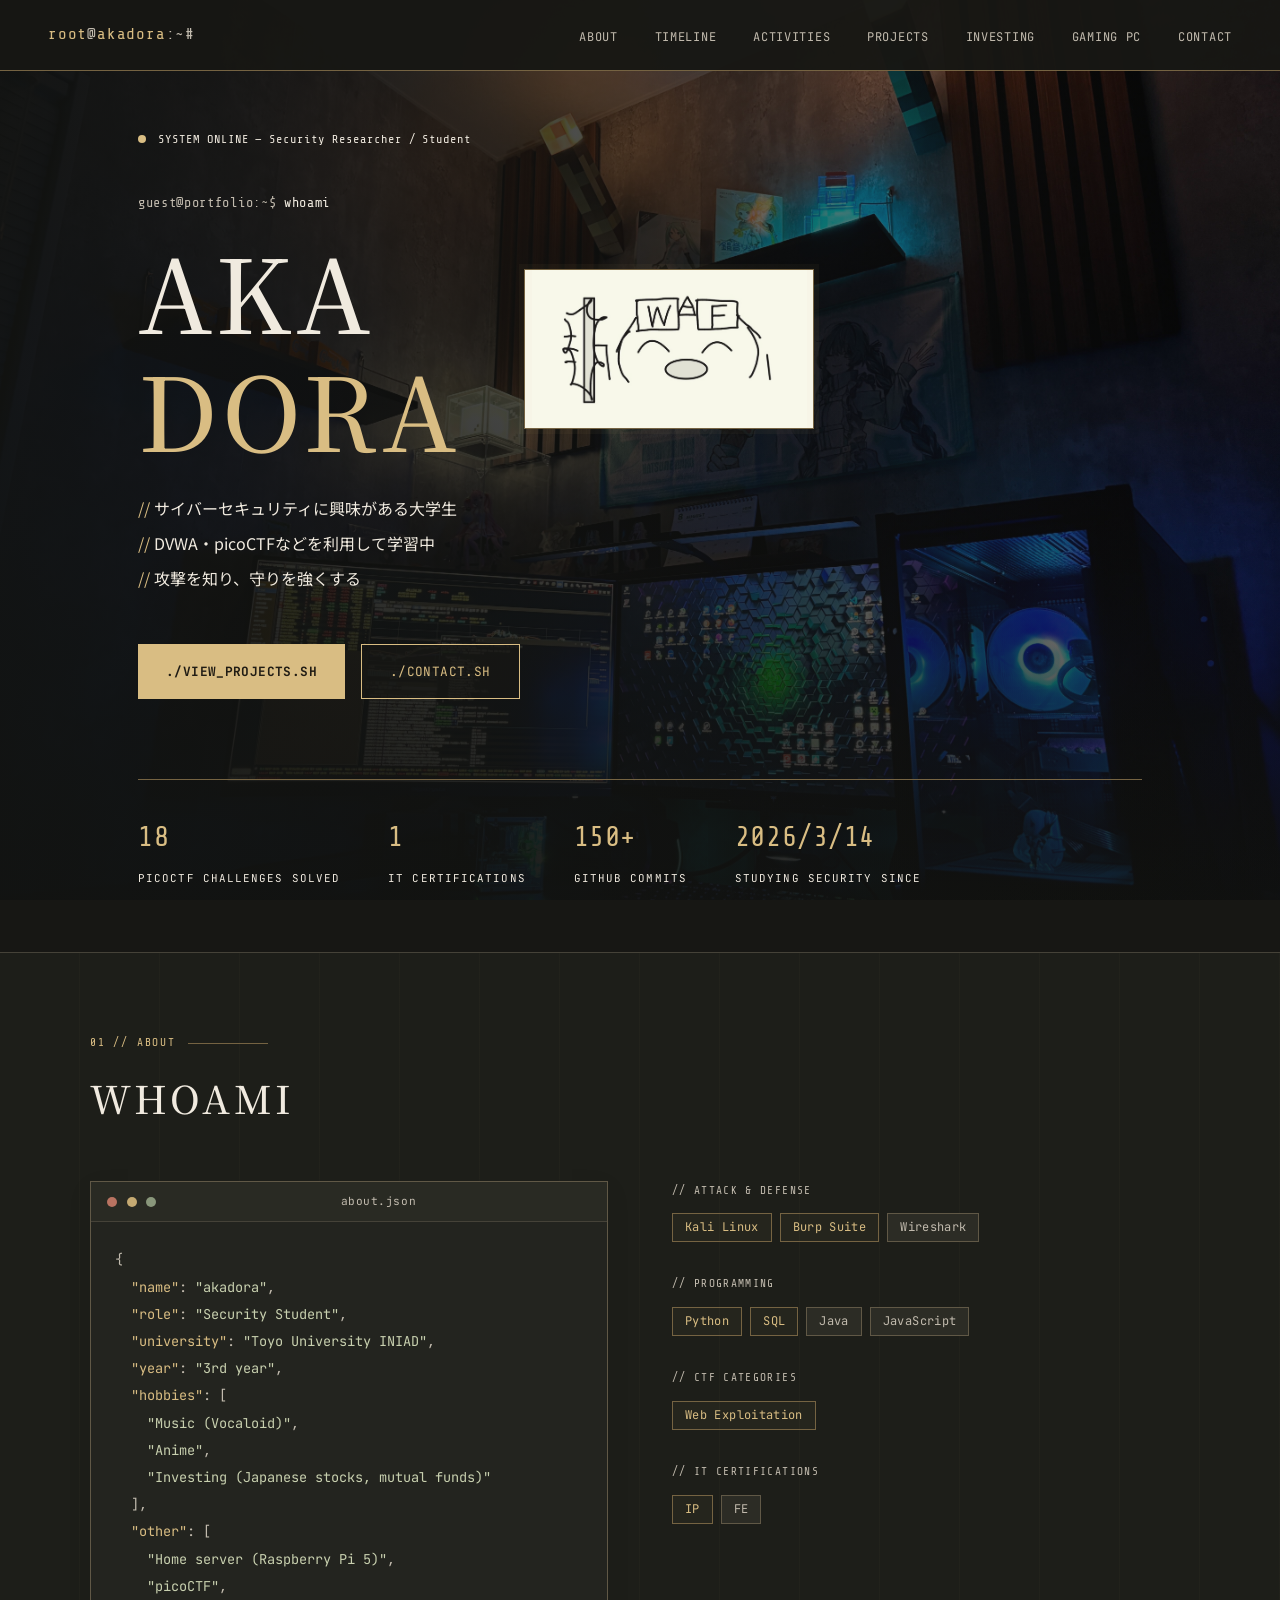
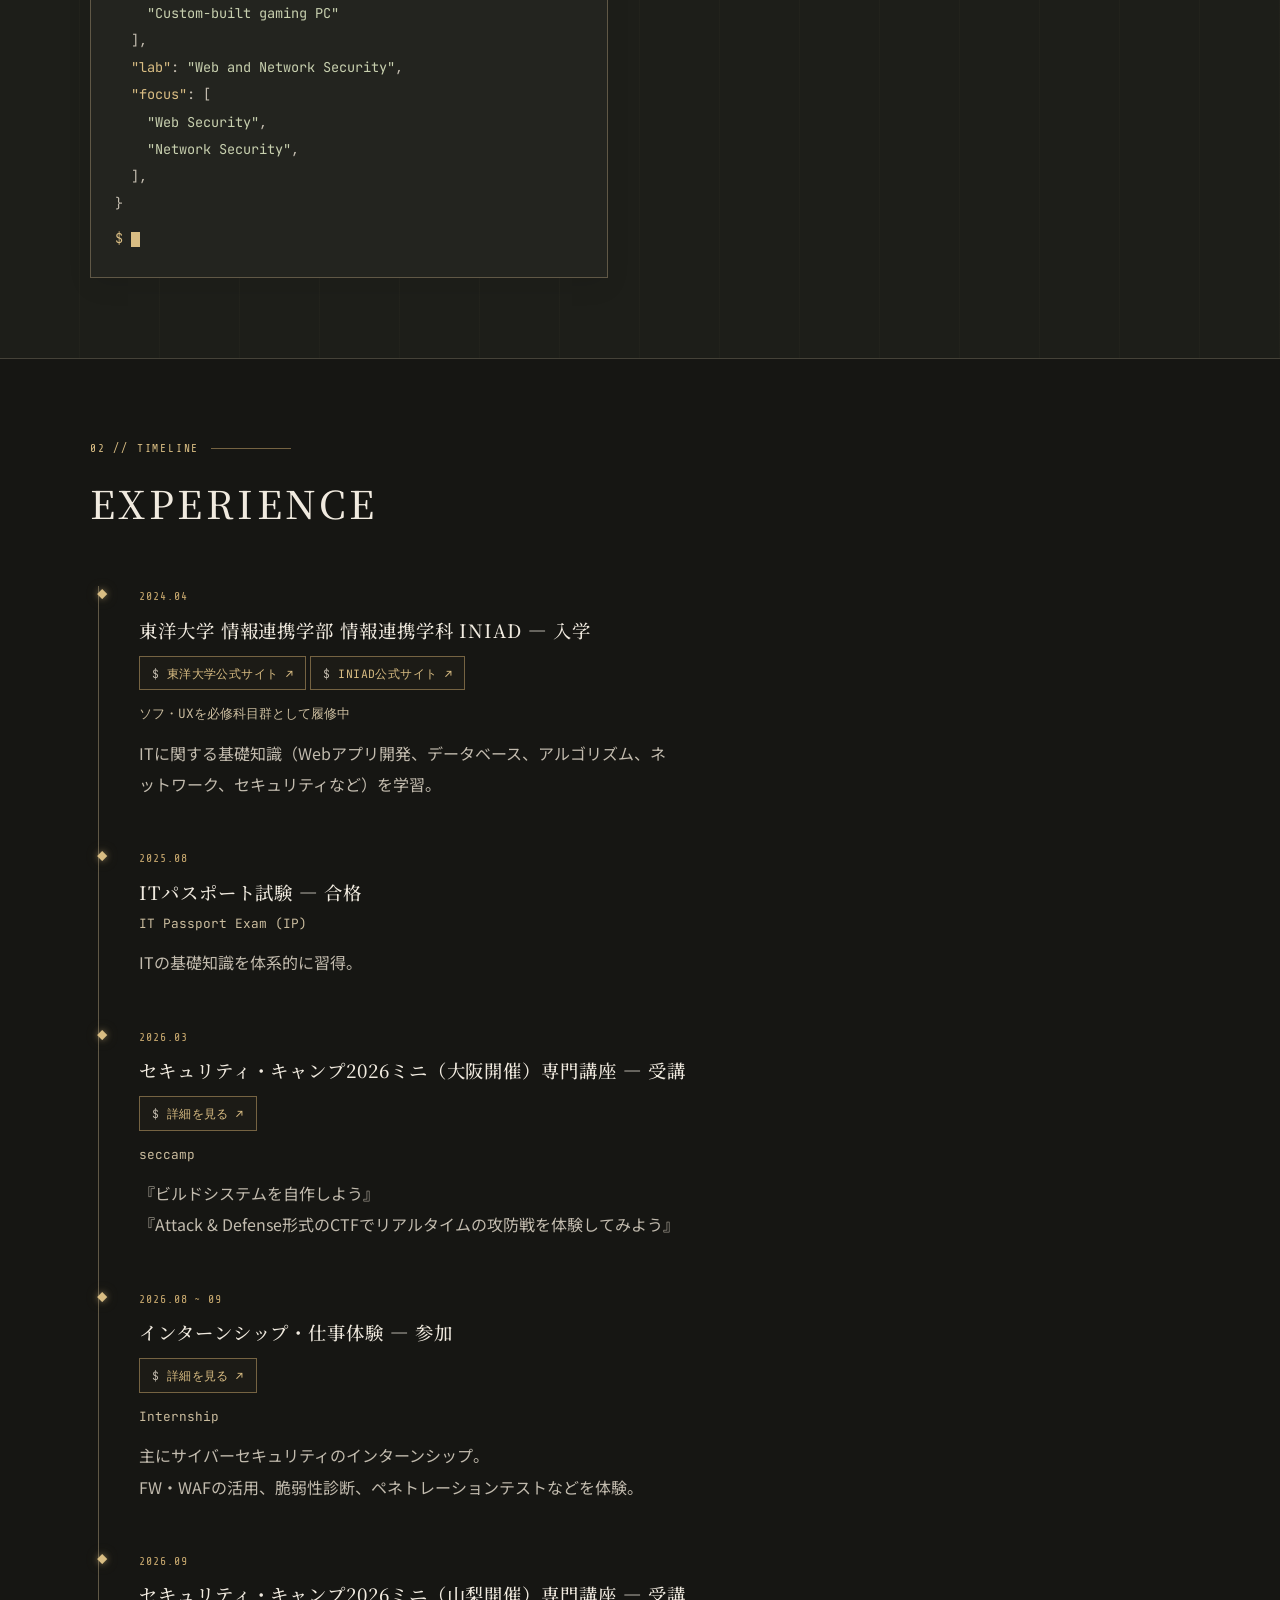
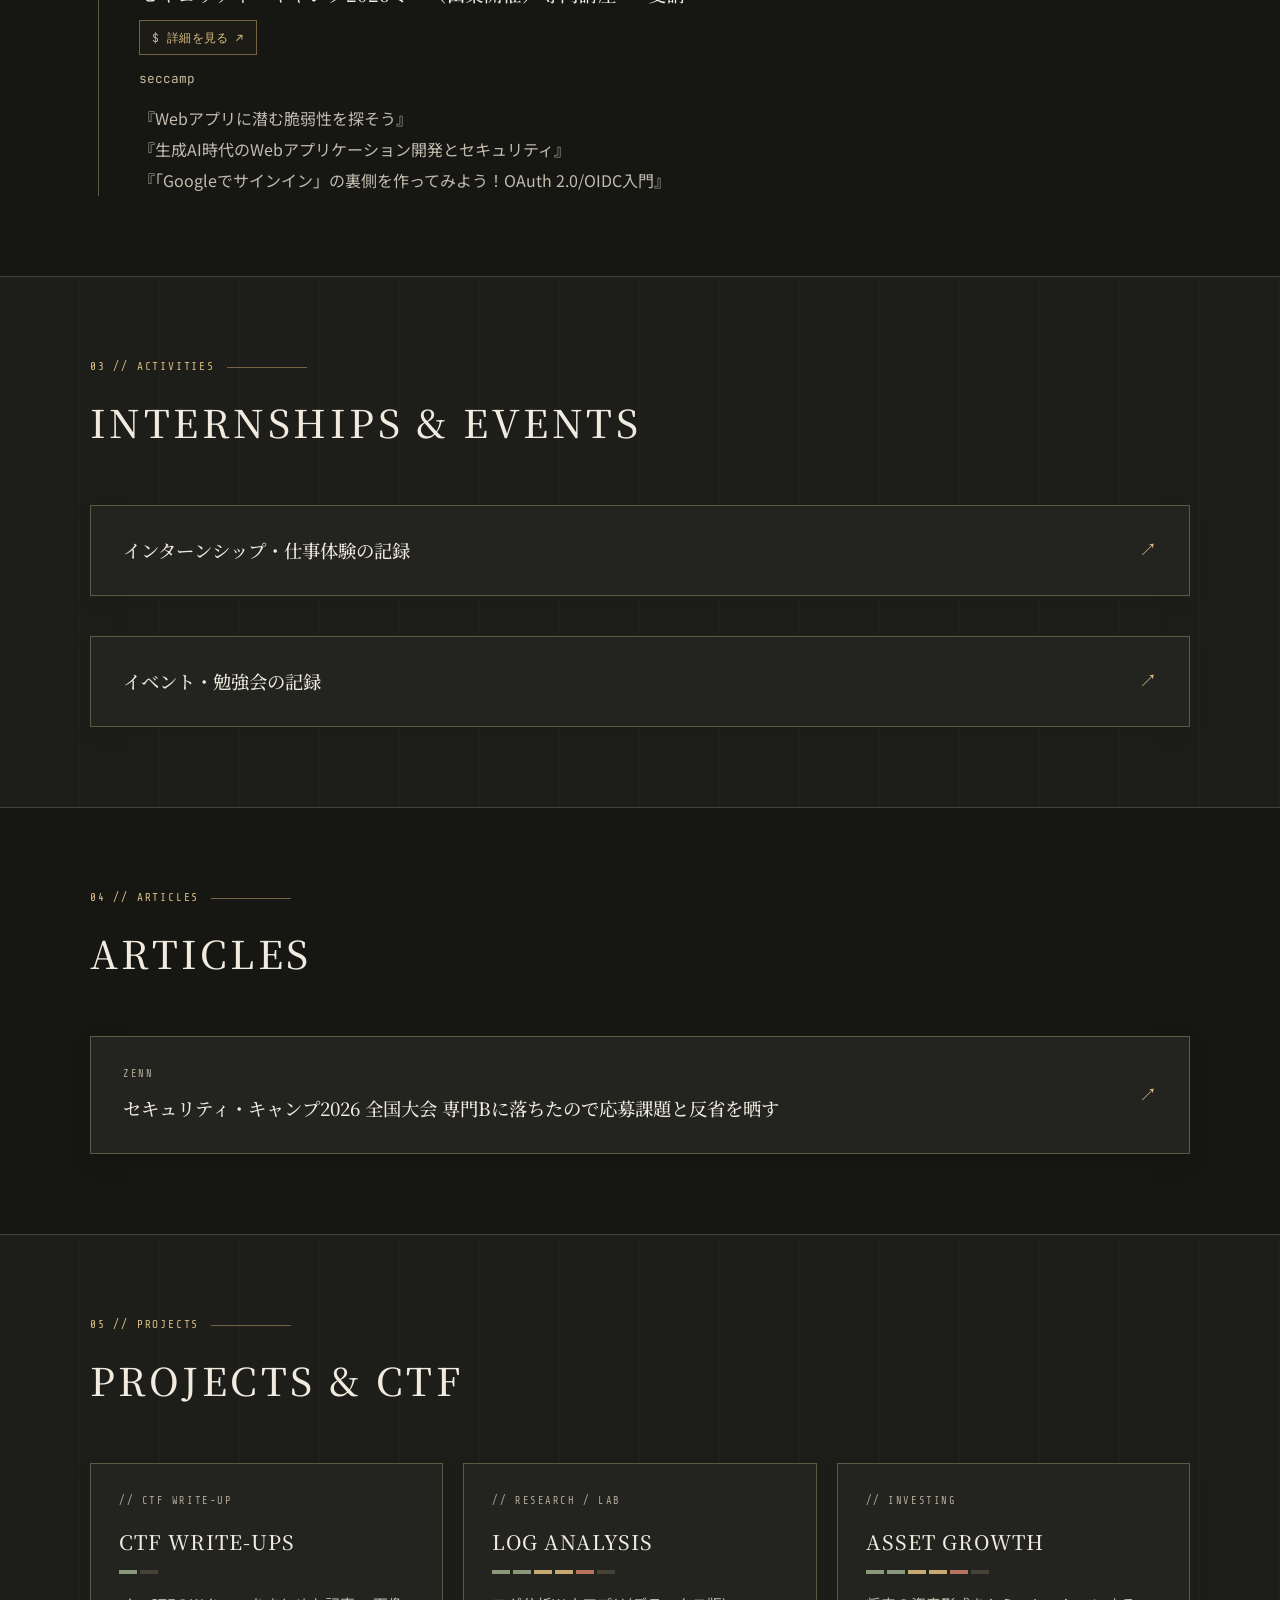
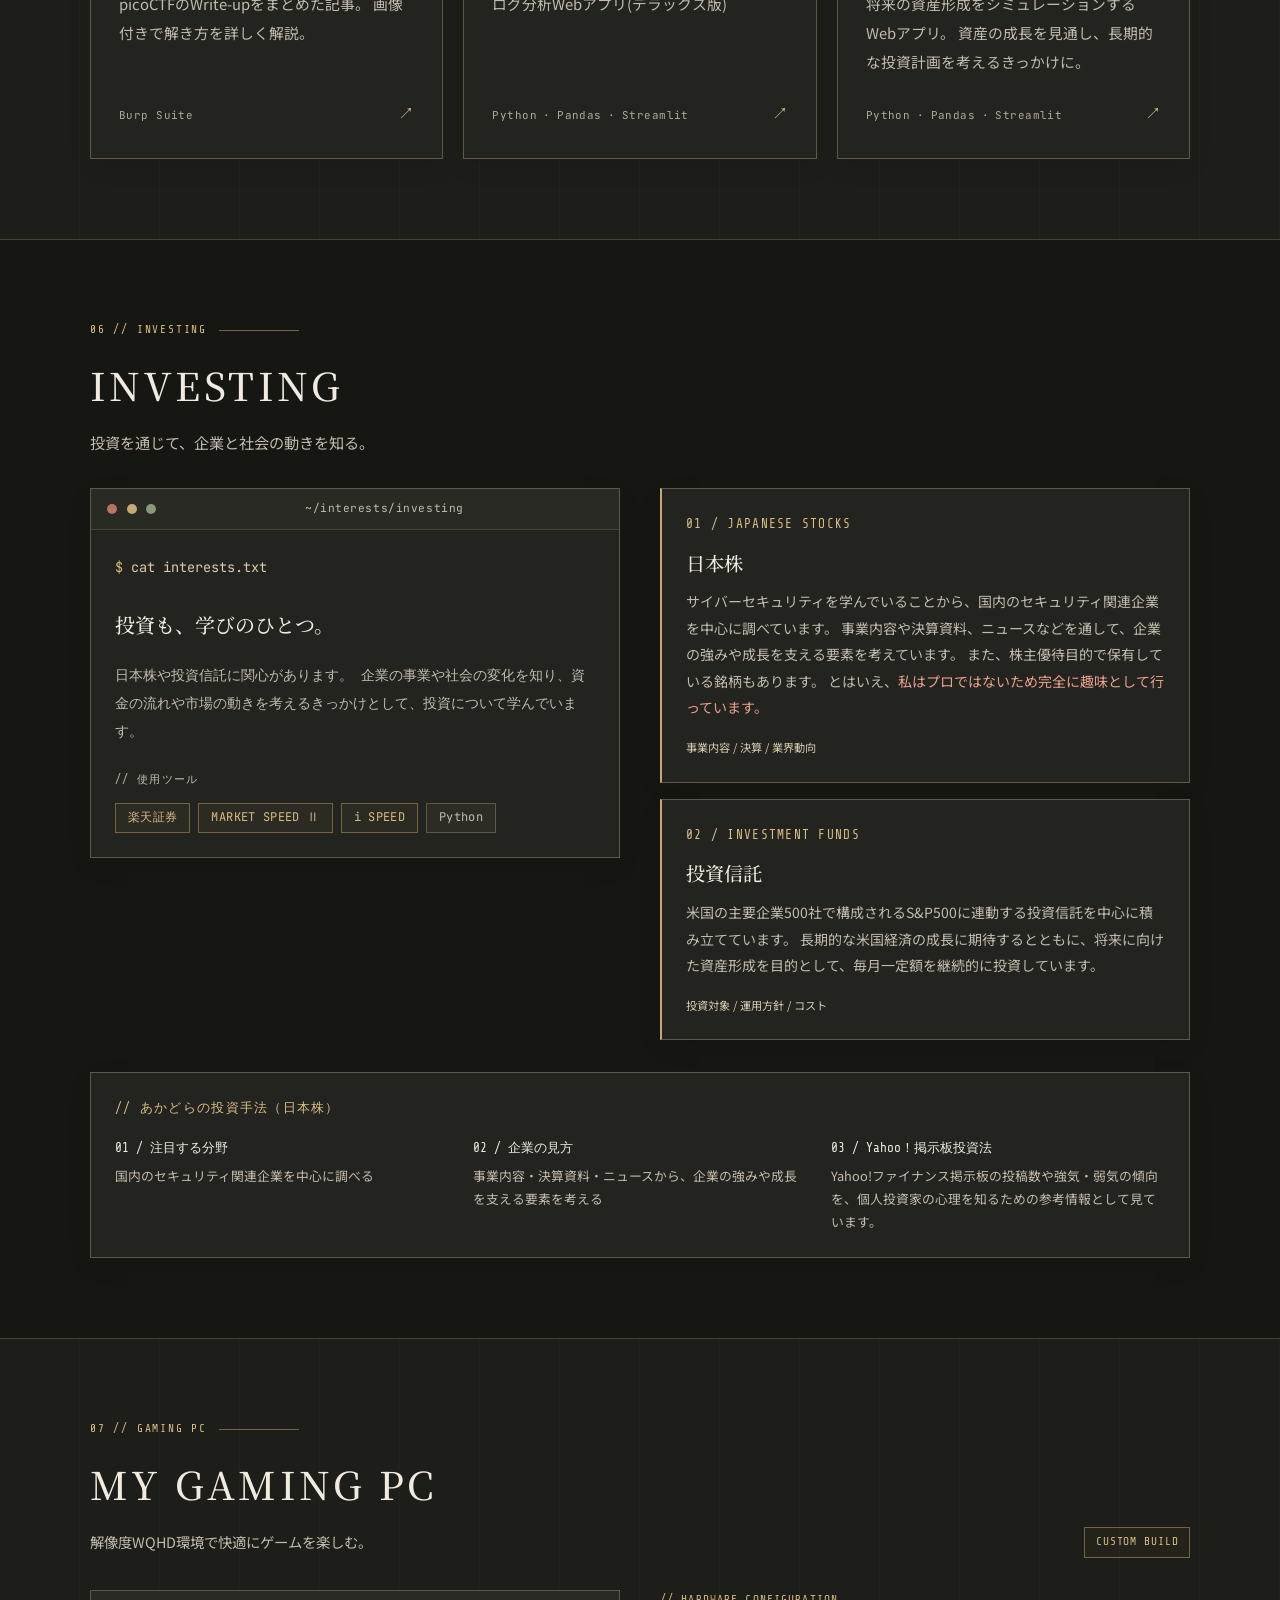
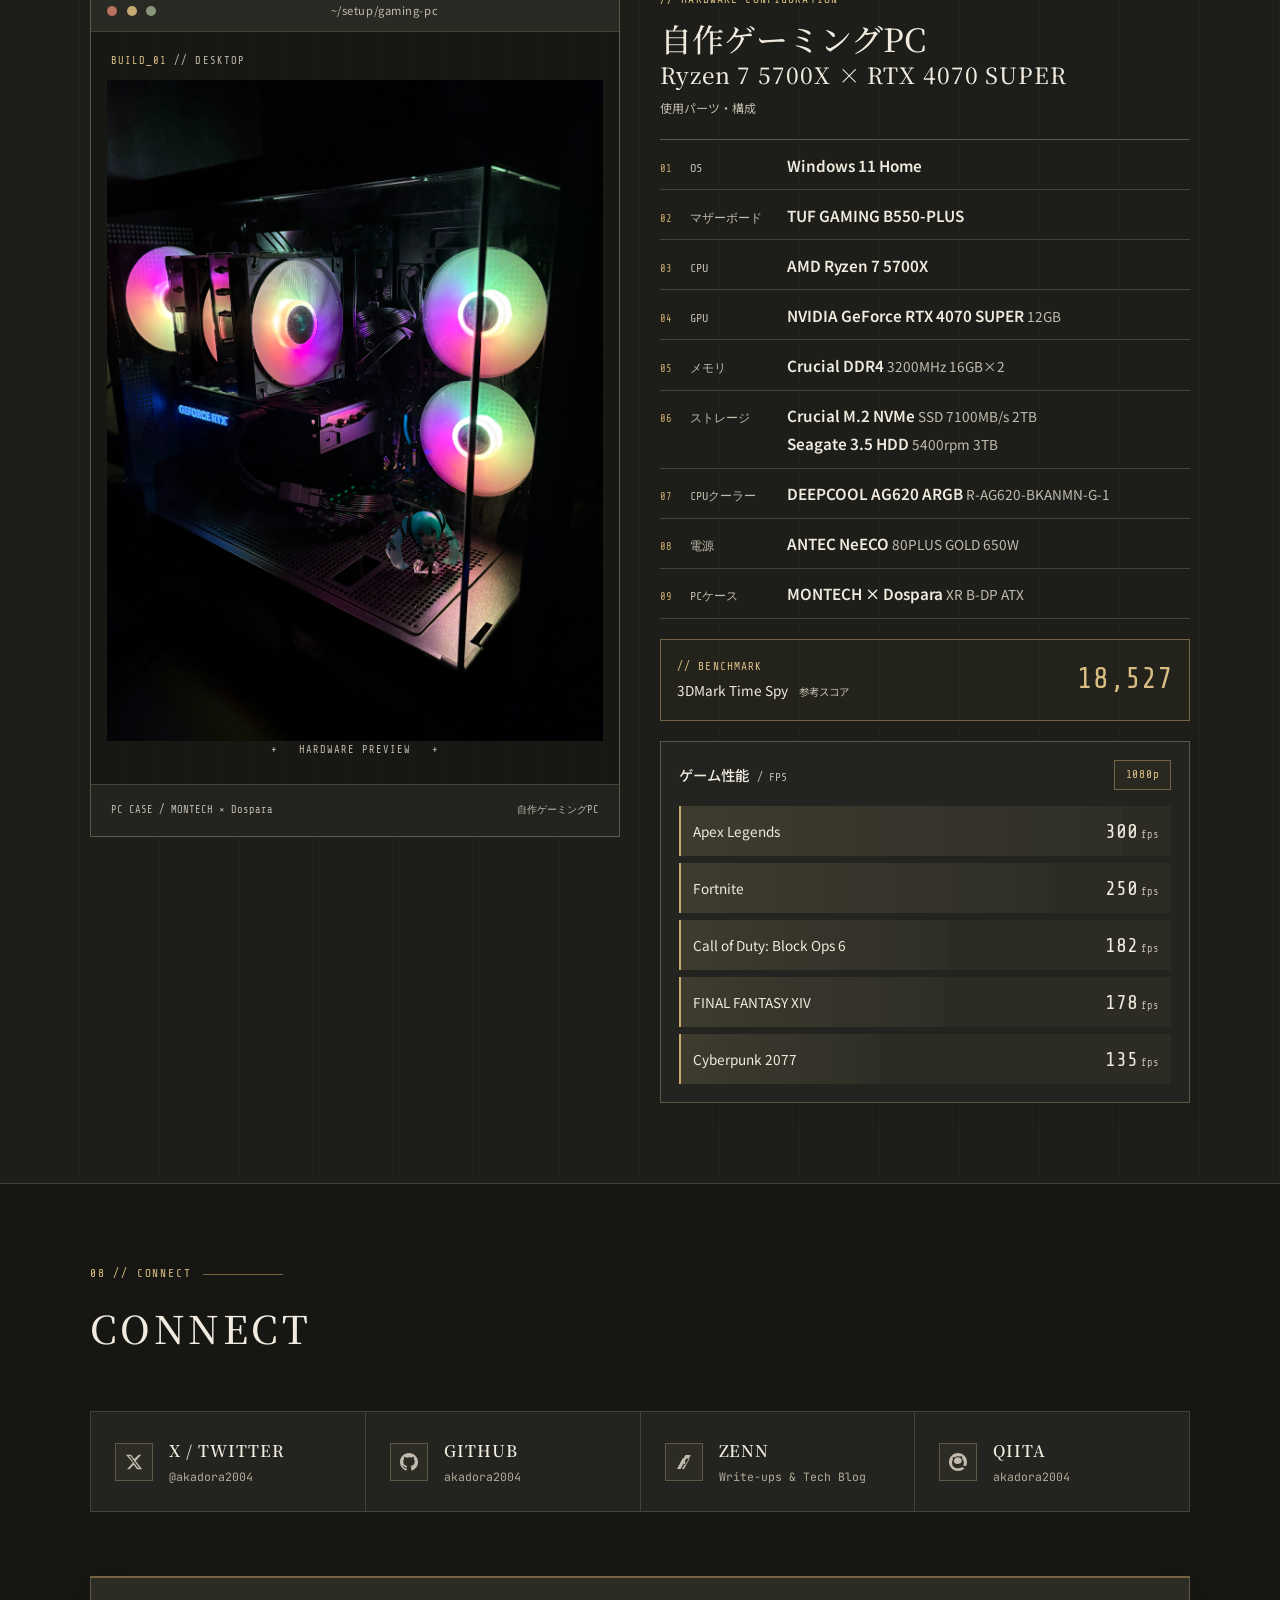
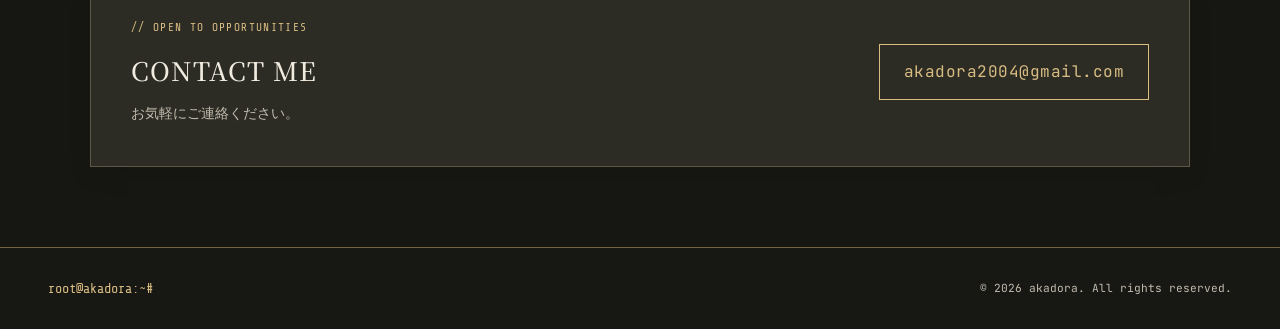
<file: index.html>
<!DOCTYPE html>
<html lang="ja">
    <head>
        <meta charset="UTF-8">
        <meta name="viewport" content="width=device-width, initial-scale=1.0">
        <title>AKADORA // Security Researcher</title>
        <link rel="preconnect" href="https://fonts.googleapis.com">
        <link rel="stylesheet" href="css/style.css">
        <link href="https://fonts.googleapis.com/css2?family=Share+Tech+Mono&amp;family=JetBrains+Mono:wght@300;400;700&amp;display=swap" rel="stylesheet">
        <link href="https://fonts.googleapis.com/css2?family=Noto+Sans+JP:wght@400;500;600;700&amp;family=Noto+Serif+JP:wght@400;500;600&amp;display=swap" rel="stylesheet">
        <link rel="stylesheet" href="css/wa-theme.css">
    </head>
    <body>
        <!-- Navigation -->
        <nav>
            <a href="#" class="nav-logo">root<span>@</span>akadora<span>:~#</span></a>
            <ul class="nav-links">
                <li><a href="#about">about</a></li>
                <li><a href="#experience">timeline</a></li>
                <li><a href="#activities">activities</a></li>
                <li><a href="#projects">projects</a></li>
                <li><a href="#investing">investing</a></li>
                <li><a href="#gaming-pc">gaming pc</a></li>
                <li><a href="#contact">contact</a></li>
            </ul>
        </nav>

        <!-- Hero -->
        <div class="hero">
            <div class="container">
                <div class="hero-status">
                    <span class="status-dot"></span>
                    <span>SYSTEM ONLINE — Security Researcher / Student</span>
                    </div>
                    <p class="hero-prompt">
                    <span>guest@portfolio</span>:~$ <span class="hero-command">whoami</span>
                    </p>
                    <div class="hero-identity">
                        <h1>aka<span class="accent">dora</span></h1>
                        <div class="avatar-box">
                            <img src="img/myicon/IMG_2033.png" alt="akadora icon">
                        </div>
                    </div>
                    <p class="hero-tagline">
                        <span class="hi">// </span>サイバーセキュリティに興味がある大学生<br>
                        <span class="hi">// </span>DVWA・picoCTFなどを利用して学習中<br>
                        <span class="hi">// </span>攻撃を知り、守りを強くする
                    </p>
                    <div class="hero-cta">
                        <a href="#projects" class="btn btn-primary">./view_projects.sh</a>
                        <a href="#contact" class="btn btn-outline">./contact.sh</a>
                    </div>
                    <div class="hero-stats">
                    <div class="stat">
                        <span class="stat-num">18</span>
                        <span class="stat-label">picoCTF Challenges Solved</span>
                    </div>
                    <div class="stat">
                        <span class="stat-num">1</span>
                        <span class="stat-label">IT Certifications</span>
                    </div>
                    <div class="stat">
                        <span class="stat-num">150+</span>
                        <span class="stat-label">GitHub Commits</span>
                    </div>
                    <div class="stat">
                        <span class="stat-num">2026/3/14</span>
                        <span class="stat-label">Studying Security Since</span>
                    </div>
                </div>
            </div>
        </div>

        <!-- About -->
        <section id="about">
        <div class="container">
        <p class="section-tag">01 // about</p>
        <h2>whoami</h2>
        <div class="about-grid">
        <!-- Terminal card -->
        <div class="terminal">
            <div class="terminal-bar">
            <span class="dot dot-red"></span>
            <span class="dot dot-amber"></span>
            <span class="dot dot-green"></span>
            <span class="terminal-title">about.json</span>
            </div>
            <div class="terminal-body">
            <div><span class="t-muted">{</span></div>
            <div>&nbsp;&nbsp;<span class="t-key">"name"</span><span class="t-muted">:</span> <span class="t-str">"akadora"</span><span class="t-muted">,</span></div>
            <div>&nbsp;&nbsp;<span class="t-key">"role"</span><span class="t-muted">:</span> <span class="t-str">"Security Student"</span><span class="t-muted">,</span></div>
            <div>&nbsp;&nbsp;<span class="t-key">"university"</span><span class="t-muted">:</span> <span class="t-str">"Toyo University INIAD"</span><span class="t-muted">,</span></div>
            <div>&nbsp;&nbsp;<span class="t-key">"year"</span><span class="t-muted">:</span> <span class="t-str">"3rd year"</span><span class="t-muted">,</span></div>
            <div>&nbsp;&nbsp;<span class="t-key">"hobbies"</span><span class="t-muted">: [</span></div>
            <div>&nbsp;&nbsp;&nbsp;&nbsp;<span class="t-str">"Music (Vocaloid)"</span><span class="t-muted">,</span></div>
            <div>&nbsp;&nbsp;&nbsp;&nbsp;<span class="t-str">"Anime"</span><span class="t-muted">,</span></div>
            <div>&nbsp;&nbsp;&nbsp;&nbsp;<span class="t-str">"Investing (Japanese stocks, mutual funds)"</span></div>
            <div>&nbsp;&nbsp;<span class="t-muted">],</span></div>
            <div>&nbsp;&nbsp;<span class="t-key">"other"</span><span class="t-muted">: [</span></div>
            <div>&nbsp;&nbsp;&nbsp;&nbsp;<span class="t-str">"Home server (Raspberry Pi 5)"</span><span class="t-muted">,</span></div>
            <div>&nbsp;&nbsp;&nbsp;&nbsp;<span class="t-str">"picoCTF"</span><span class="t-muted">,</span></div>
            <div>&nbsp;&nbsp;&nbsp;&nbsp;<span class="t-str">"Custom-built gaming PC"</span></div>
            <div>&nbsp;&nbsp;<span class="t-muted">],</span></div>
            <div>&nbsp;&nbsp;<span class="t-key">"lab"</span><span class="t-muted">:</span> <span class="t-str">"Web and Network Security"</span><span class="t-muted">,</span></div>
            <div>&nbsp;&nbsp;<span class="t-key">"focus"</span><span class="t-muted">: [</span></div>
            <div>&nbsp;&nbsp;&nbsp;&nbsp;<span class="t-str">"Web Security"</span><span class="t-muted">,</span></div>
            <div>&nbsp;&nbsp;&nbsp;&nbsp;<span class="t-str">"Network Security"</span><span class="t-muted">,</span></div>
            <div>&nbsp;&nbsp;<span class="t-muted">],</span></div>
            <div><span class="t-muted">}</span></div>
            <div style="margin-top:0.5rem"><span class="t-prompt">$</span> <span class="t-cursor"></span></div>
            </div>
        </div>

        <!-- Skills -->
        <div class="skills-section">
            <div>
                <p class="skill-label">// Attack &amp; Defense</p>
                <div class="skill-tags">
                    <span class="tag tag-hot">Kali Linux</span>
                    <span class="tag tag-hot">Burp Suite</span>
                    <span class="tag">Wireshark</span>
                </div>
                </div>
                <div>
                <p class="skill-label">// Programming</p>
                <div class="skill-tags">
                    <span class="tag tag-hot">Python</span>
                    <span class="tag tag-hot">SQL</span>
                    <span class="tag">Java</span>
                    <span class="tag">JavaScript</span>
                </div>
                </div>
                <div>
                <p class="skill-label">// CTF Categories</p>
                <div class="skill-tags">
                    <span class="tag tag-hot">Web Exploitation</span>
                </div>
                </div>
                <div>
                <p class="skill-label">// IT Certifications</p>
                <div class="skill-tags">
                    <span class="tag tag-hot">IP</span>
                    <span class="tag">FE</span>
                </div>
                </div>
            </div>
            </div>
        </div>
        </section>

        <!-- Experience -->
        <section id="experience">
            <div class="container">
            <p class="section-tag">02 // timeline</p>
            <h2>Experience</h2>
            <div class="timeline">

            <div class="tl-item">
                <p class="tl-time">2024.04</p>
                <p class="tl-title">東洋大学 情報連携学部 情報連携学科 INIAD — 入学</p>
                <a href="https://www.toyo.ac.jp/" target="_blank" class="action-link">東洋大学公式サイト</a>
                <a href="https://www.iniad.org/" target="_blank" class="action-link">INIAD公式サイト</a>
                <p class="tl-org">ソフ・UXを必修科目群として履修中</p>
                <p class="tl-desc">
                    ITに関する基礎知識（Webアプリ開発、データベース、アルゴリズム、ネットワーク、セキュリティなど）を学習。
                </p>
            </div>

            <div class="tl-item">
                <p class="tl-time">2025.08</p>
                <p class="tl-title">ITパスポート試験 — 合格</p>
                <p class="tl-org">IT Passport Exam (IP)</p>
                <p class="tl-desc">
                    ITの基礎知識を体系的に習得。
                </p>
            </div>

            <div class="tl-item">
                <p class="tl-time">2026.03</p>
                <p class="tl-title">セキュリティ・キャンプ2026ミニ（大阪開催）専門講座 — 受講</p>
                <a href="https://www.security-camp.or.jp/minicamp/osaka2026.html" target="_blank" class="action-link">詳細を見る</a>
                <p class="tl-org">seccamp</p>
                <p class="tl-desc">
                    『ビルドシステムを自作しよう』<br>
                    『Attack &amp; Defense形式のCTFでリアルタイムの攻防戦を体験してみよう』
                </p>
            </div>

            <div class="tl-item">
                <p class="tl-time">2026.08 ~ 09</p>
                <p class="tl-title">インターンシップ・仕事体験 — 参加</p>
                <a href="internship.html" class="action-link">詳細を見る</a>
                <p class="tl-org">Internship</p>
                <p class="tl-desc">
                    主にサイバーセキュリティのインターンシップ。<br>
                    FW・WAFの活用、脆弱性診断、ペネトレーションテストなどを体験。
                </p>
            </div>

            <div class="tl-item">
                <p class="tl-time">2026.09</p>
                <p class="tl-title">セキュリティ・キャンプ2026ミニ（山梨開催）専門講座 — 受講</p>
                <a href="https://www.security-camp.or.jp/minicamp/yamanashi2026.html" target="_blank" class="action-link">詳細を見る</a>
                <p class="tl-org">seccamp</p>
                <p class="tl-desc">
                    『Webアプリに潜む脆弱性を探そう』<br>
                    『生成AI時代のWebアプリケーション開発とセキュリティ』<br>
                    『「Googleでサインイン」の裏側を作ってみよう！OAuth 2.0/OIDC入門』
                </p>
            </div>
            </div>

            </div>
        </section>

        <!-- Internship and event links -->
        <section id="activities">
            <div class="container">
                <p class="section-tag">03 // activities</p>
                <h2>Internships &amp; Events</h2>
                <div class="activity-links">
                    <a href="internship.html" class="resource-card">
                        <div>
                            <p class="resource-title">インターンシップ・仕事体験の記録</p>
                        </div>
                        <span class="resource-arrow" aria-hidden="true">↗</span>
                    </a>
                    <a href="event.html" class="resource-card">
                        <div>
                            <p class="resource-title">イベント・勉強会の記録</p>
                        </div>
                        <span class="resource-arrow" aria-hidden="true">↗</span>
                    </a>
                </div>
            </div>
        </section>

        <section id="articles">
            <div class="container">
            <p class="section-tag">04 // articles</p>
            <h2>ARTICLES</h2>

            <a href="https://zenn.dev/akadora2004/articles/f4b39bf74d5157" target="_blank" class="resource-card">
                <div>
                <p class="resource-label">Zenn</p>
                <p class="resource-title">セキュリティ・キャンプ2026 全国大会 専門Bに落ちたので応募課題と反省を晒す</p>
                </div>
                <span class="resource-arrow">↗</span>
            </a>
            </div>
        </section>

        <!-- Projects / CTF Write-ups -->
        <section id="projects">
            <div class="container">
            <p class="section-tag">05 // projects</p>
            <h2>Projects &amp; CTF</h2>
            <div class="projects-grid">

            <a href="ctf-writeups.html" class="proj-card">
                <p class="proj-type">// CTF Write-up</p>
                <p class="proj-title">CTF Write-ups</p>
                <div class="diff-bar">
                <div class="diff-pip on"></div>
                <div class="diff-pip"></div>
                </div>
                <p class="proj-desc">
                    picoCTFのWrite-upをまとめた記事。
                    画像付きで解き方を詳しく解説。
                </p>
                <div class="proj-footer">
                <div class="proj-stack">
                    <span>Burp Suite</span>
                </div>
                <span class="proj-arrow">↗</span>
                </div>
            </a>

            <a href="https://network-log-analyzer-dx.streamlit.app/" target="_blank" class="proj-card">
                <p class="proj-type">// Research / Lab</p>
                <p class="proj-title">Log analysis</p>
                <div class="diff-bar">
                <div class="diff-pip on"></div>
                <div class="diff-pip on"></div>
                <div class="diff-pip med"></div>
                <div class="diff-pip med"></div>
                <div class="diff-pip hard"></div>
                <div class="diff-pip"></div>
                </div>
                <p class="proj-desc">
                    ログ分析Webアプリ(デラックス版)
                </p>
                <div class="proj-footer">
                <div class="proj-stack">
                    <span>Python</span><span> · </span><span>Pandas</span><span> · </span><span>Streamlit</span>
                </div>
                <span class="proj-arrow">↗</span>
                </div>
            </a>

            <a href="https://asset-growth-simulator.streamlit.app/" target="_blank" class="proj-card">
                <p class="proj-type">// Investing</p>
                <p class="proj-title">Asset Growth</p>
                <div class="diff-bar">
                <div class="diff-pip on"></div>
                <div class="diff-pip on"></div>
                <div class="diff-pip med"></div>
                <div class="diff-pip med"></div>
                <div class="diff-pip hard"></div>
                <div class="diff-pip"></div>
                </div>
                <p class="proj-desc">
                    将来の資産形成をシミュレーションするWebアプリ。
                    資産の成長を見通し、長期的な投資計画を考えるきっかけに。
                </p>
                <div class="proj-footer">
                <div class="proj-stack">
                    <span>Python</span><span> · </span><span>Pandas</span><span> · </span><span>Streamlit</span>
                </div>
                <span class="proj-arrow">↗</span>
                </div>
            </a>

            </div>
            </div>
        </section>

        <!-- Investing -->
        <section id="investing">
            <div class="container">
                <p class="section-tag">06 // investing</p>
                <h2>Investing</h2>
                <p class="investing-intro">投資を通じて、企業と社会の動きを知る。</p>

                <div class="investing-grid">
                    <div class="terminal investing-terminal">
                        <div class="terminal-bar">
                            <span class="dot dot-red"></span>
                            <span class="dot dot-amber"></span>
                            <span class="dot dot-green"></span>
                            <span class="terminal-title">~/interests/investing</span>
                        </div>
                        <div class="terminal-body">
                            <p><span class="t-prompt">$</span> <span class="t-cmd">cat interests.txt</span></p>
                            <h3>投資も、学びのひとつ。</h3>
                            <p class="investing-copy">
                                日本株や投資信託に関心があります。
                                企業の事業や社会の変化を知り、資金の流れや市場の動きを考えるきっかけとして、投資について学んでいます。
                            </p>
                            <p class="skill-label">// 使用ツール</p>
                            <div class="skill-tags">
                                <span class="tag tag-hot">楽天証券</span>
                                <span class="tag tag-hot">MARKET SPEED Ⅱ</span>
                                <span class="tag tag-hot">i SPEED</span>
                                <span class="tag">Python</span>
                            </div>
                        </div>
                    </div>

                    <div class="investing-topics">
                        <article class="investing-card">
                            <p class="investing-label">01 / JAPANESE STOCKS</p>
                            <h3>日本株</h3>
                            <p>
                                サイバーセキュリティを学んでいることから、国内のセキュリティ関連企業を中心に調べています。
                                事業内容や決算資料、ニュースなどを通して、企業の強みや成長を支える要素を考えています。
                                また、株主優待目的で保有している銘柄もあります。
                                とはいえ、<span class="notice">私はプロではないため完全に趣味として行っています。</span>
                            </p>
                            <span class="investing-keywords">事業内容 / 決算 / 業界動向</span>
                        </article>
                        <article class="investing-card">
                            <p class="investing-label">02 / INVESTMENT FUNDS</p>
                            <h3>投資信託</h3>
                            <p>
                                米国の主要企業500社で構成されるS&amp;P500に連動する投資信託を中心に積み立てています。
                                長期的な米国経済の成長に期待するとともに、将来に向けた資産形成を目的として、毎月一定額を継続的に投資しています。
                            </p>
                            <span class="investing-keywords">投資対象 / 運用方針 / コスト</span>
                        </article>
                    </div>
                </div>

                <div class="investing-strategy">
                    <p class="investing-label">// あかどらの投資手法（日本株）</p>
                    <ul>
                        <li><span>01 / 注目する分野</span> 国内のセキュリティ関連企業を中心に調べる</li>
                        <li><span>02 / 企業の見方</span> 事業内容・決算資料・ニュースから、企業の強みや成長を支える要素を考える</li>
                        <li><span>03 / Yahoo！掲示板投資法</span> Yahoo!ファイナンス掲示板の投稿数や強気・弱気の傾向を、個人投資家の心理を知るための参考情報として見ています。</li>
                    </ul>
                </div>
            </div>
        </section>

        <!-- Gaming PC -->
        <section id="gaming-pc">
            <div class="container">
                <p class="section-tag">07 // gaming pc</p>
                <h2>My Gaming PC</h2>
                <div class="pc-intro">
                    <p>解像度WQHD環境で快適にゲームを楽しむ。</p>
                    <span class="pc-build-label">CUSTOM BUILD</span>
                </div>

                <div class="pc-grid">
                    <figure class="pc-visual">
                        <div class="terminal-bar">
                            <span class="dot dot-red"></span>
                            <span class="dot dot-amber"></span>
                            <span class="dot dot-green"></span>
                            <span class="terminal-title">~/setup/gaming-pc</span>
                        </div>
                        <div class="pc-image-stage">
                            <span class="pc-image-label">BUILD_01 <span>// DESKTOP</span></span>
                            <img src="img/gaming-pc/IMG_2362.jpeg" alt="RGBファンとGeForce RTXを搭載した自作ゲーミングPCの内部" width="4284" height="5712" loading="lazy">
                            <span class="pc-image-marker" aria-hidden="true">+ &nbsp; HARDWARE PREVIEW &nbsp; +</span>
                        </div>
                        <figcaption>
                            <span>PC CASE / MONTECH × Dospara</span>
                            <span>自作ゲーミングPC</span>
                        </figcaption>
                    </figure>

                    <div>
                        <div class="pc-build-heading">
                            <p class="pc-eyebrow">// hardware configuration</p>
                            <h3>自作ゲーミングPC <span>Ryzen 7 5700X × RTX 4070 SUPER</span></h3>
                            <p class="pc-build-caption">使用パーツ・構成</p>
                        </div>

                        <dl class="pc-specs">
                            <div><dt><span aria-hidden="true">01</span> OS</dt><dd>Windows 11 Home</dd></div>
                            <div><dt><span aria-hidden="true">02</span> マザーボード</dt><dd>TUF GAMING B550-PLUS</dd></div>
                            <div><dt><span aria-hidden="true">03</span> CPU</dt><dd>AMD Ryzen 7 5700X</dd></div>
                            <div><dt><span aria-hidden="true">04</span> GPU</dt><dd>NVIDIA GeForce RTX 4070 SUPER <span>12GB</span></dd></div>
                            <div><dt><span aria-hidden="true">05</span> メモリ</dt><dd>Crucial DDR4 <span>3200MHz 16GB×2</span></dd></div>
                            <div><dt><span aria-hidden="true">06</span> ストレージ</dt><dd>Crucial M.2 NVMe <span>SSD 7100MB/s 2TB</span><br>Seagate 3.5 HDD <span>5400rpm 3TB</span></dd></div>
                            <div><dt><span aria-hidden="true">07</span> CPUクーラー</dt><dd>DEEPCOOL AG620 ARGB <span>R-AG620-BKANMN-G-1</span></dd></div>
                            <div><dt><span aria-hidden="true">08</span> 電源</dt><dd>ANTEC NeECO <span>80PLUS GOLD 650W</span></dd></div>
                            <div><dt><span aria-hidden="true">09</span> PCケース</dt><dd>MONTECH × Dospara <span>XR B-DP ATX</span></dd></div>
                        </dl>

                        <div class="pc-benchmark">
                            <div><p class="pc-eyebrow">// benchmark</p><p>3DMark Time Spy <span>参考スコア</span></p></div>
                            <strong>18,527</strong>
                        </div>

                        <div class="pc-performance">
                            <div class="pc-performance-heading">
                                <h4>ゲーム性能 <span>/ FPS</span></h4>
                                <span class="pc-resolution">1080p</span>
                            </div>
                            <ul class="pc-game-list" aria-label="1080pの参考フレームレート">
                                <li style="--bar-width: 90%"><span>Apex Legends</span><strong>300<small>fps</small></strong></li>
                                <li style="--bar-width: 75%"><span>Fortnite</span><strong>250<small>fps</small></strong></li>
                                <li style="--bar-width: 54.6%"><span>Call of Duty: Block Ops 6</span><strong>182<small>fps</small></strong></li>
                                <li style="--bar-width: 53.4%"><span>FINAL FANTASY XIV</span><strong>178<small>fps</small></strong></li>
                                <li style="--bar-width: 40.5%"><span>Cyberpunk 2077</span><strong>135<small>fps</small></strong></li>
                            </ul>
                        </div>
                    </div>
                </div>
            </div>
        </section>

        <!-- Contact &amp; Links -->
        <section id="contact">
            <div class="container">
            <p class="section-tag">08 // connect</p>
            <h2>Connect</h2>

            <div class="links-grid">
            <a href="https://x.com/akadora2004" target="_blank" class="link-card">
                <div class="link-icon">
                <svg viewBox="0 0 24 24"><path d="M18.244 2.25h3.308l-7.227 8.26 8.502 11.24H16.17l-4.714-6.231-5.401 6.231H2.744l7.73-8.835L1.254 2.25H8.08l4.259 5.63 5.905-5.63zm-1.161 17.52h1.833L7.084 4.126H5.117z"/></svg>
                </div>
                <div>
                <p class="link-name">X / Twitter</p>
                <p class="link-handle">@akadora2004</p>
                </div>
            </a>

            <a href="https://github.com/akadora2004" target="_blank" class="link-card">
                <div class="link-icon">
                <svg viewBox="0 0 24 24"><path d="M12 0C5.374 0 0 5.373 0 12c0 5.302 3.438 9.8 8.207 11.387.599.111.793-.261.793-.577v-2.234c-3.338.726-4.033-1.416-4.033-1.416-.546-1.387-1.333-1.756-1.333-1.756-1.089-.745.083-.729.083-.729 1.205.084 1.839 1.237 1.839 1.237 1.07 1.834 2.807 1.304 3.492.997.107-.775.418-1.305.762-1.604-2.665-.305-5.467-1.334-5.467-5.931 0-1.311.469-2.381 1.236-3.221-.124-.303-.535-1.524.117-3.176 0 0 1.008-.322 3.301 1.23A11.509 11.509 0 0 1 12 5.803c1.02.005 2.047.138 3.006.404 2.291-1.552 3.297-1.23 3.297-1.23.653 1.653.242 2.874.118 3.176.77.84 1.235 1.911 1.235 3.221 0 4.609-2.807 5.624-5.479 5.921.43.372.823 1.102.823 2.222v3.293c0 .319.192.694.801.576C20.566 21.797 24 17.3 24 12c0-6.627-5.373-12-12-12z"/></svg>
                </div>
                <div>
                <p class="link-name">GitHub</p>
                <p class="link-handle">akadora2004</p>
                </div>
            </a>

            <a href="https://zenn.dev/akadora2004" target="_blank" class="link-card">
                <div class="link-icon">
                <svg viewBox="0 0 88 88"><path d="M9.87 78.65L38.36 24.3 51.67 48.7 33.73 78.65H9.87ZM43.86 78.65L72.16 26.6H55.4L27.1 78.65H43.86ZM51.29 9.35H77.13L48.84 61.3 35.53 36.9 51.29 9.35Z"/></svg>
                </div>
                <div>
                <p class="link-name">Zenn</p>
                <p class="link-handle">Write-ups &amp; Tech Blog</p>
                </div>
            </a>

            <a href="https://qiita.com/akadora2004" target="_blank" class="link-card">
                <div class="link-icon">
                <svg viewBox="0 0 24 24"><path d="M12 0C5.3726 0 0 5.3726 0 12s5.3726 12 12 12c3.3984 0 6.4665-1.413 8.6498-3.6832-.383-.0574-.7746-.2062-1.1466-.4542-.7145-.4763-1.3486-.9263-1.6817-1.674-1.2945 1.3807-3.0532 1.835-5.1822 2.0503-4.311.4359-8.0456-1.4893-8.4979-6.2996-.1922-2.045.2628-3.989 1.1804-5.582l-.5342-2.1009c-.0862-.3652.2498-.7126.6057-.6262l1.8456.448c1.0974-.9012 2.4249-1.49 3.8892-1.638 1.2526-.1267 2.467.0834 3.571.5624l1.7348-1.0494c.3265-.1974.7399.0257.7711.4164l.1 2.4747v.0002c1.334 1.4084 2.2424 3.3319 2.4478 5.516.116 1.2339-.012 2.1776-.339 3.078-.1531.4215-.1992.7778.0776 1.1305.2674.3408.6915 1.0026 1.1644.8917.7107-.1666 1.4718-.1223 1.9422.1715C23.4925 15.9525 24 14.0358 24 12c0-6.6274-5.3726-12-12-12Zm-.0727 5.727a5.2731 5.2731 0 0 0-.6146.0273c-2.2084.2233-3.9572 1.8135-4.4937 3.8484l-1.3176-.1996-.014.2589 1.2972.1407c-.0352.1497-.0643.2384-.086.3923l-1.1319.0902.0103.2025 1.1032-.088c-.0194.1713-.031.2814-.0332.4565l-1.0078.412.0495.2499.9598-.4492c.002.1339.008.2053.0207.3407.2667 2.8371 2.6364 3.3981 5.4677 3.1118 2.8312-.2863 5.0517-1.3114 4.785-4.1486-.013-.1361-.0324-.2068-.0553-.3392l1.0397.2257.0242-.229-1.0906-.207c-.0342-.1687-.0765-.271-.1264-.4327l1.1208-.1374-.0158-.2019-1.1499.1409a5.1093 5.1093 0 0 0-.1665-.4259l1.2665-.4042-.0397-.2536-1.3471.4667c-.819-1.7168-2.5002-2.8224-4.4546-2.8482Z"/></svg>
                </div>
                <div>
                <p class="link-name">Qiita</p>
                <p class="link-handle">akadora2004</p>
                </div>
            </a>

            </div>

            <div class="contact-footer">
            <div>
                <p class="contact-label">// open to opportunities</p>
                <h3>Contact Me</h3>
                <p style="font-family:'JetBrains Mono',monospace;font-size:0.85rem;color:var(--text-muted);margin-top:0.4rem;">
                お気軽にご連絡ください。
                </p>
            </div>
            <a href="mailto:akadora2004@gmail.com" class="contact-email">akadora2004@gmail.com</a>
            </div>

            </div>
        </section>

        <!-- Footer -->
        <footer>
            <span class="footer-logo">root@akadora:~#</span>
            <p>&copy; 2026 akadora. All rights reserved.</p>
        </footer>
    </body>
</html>
</file>
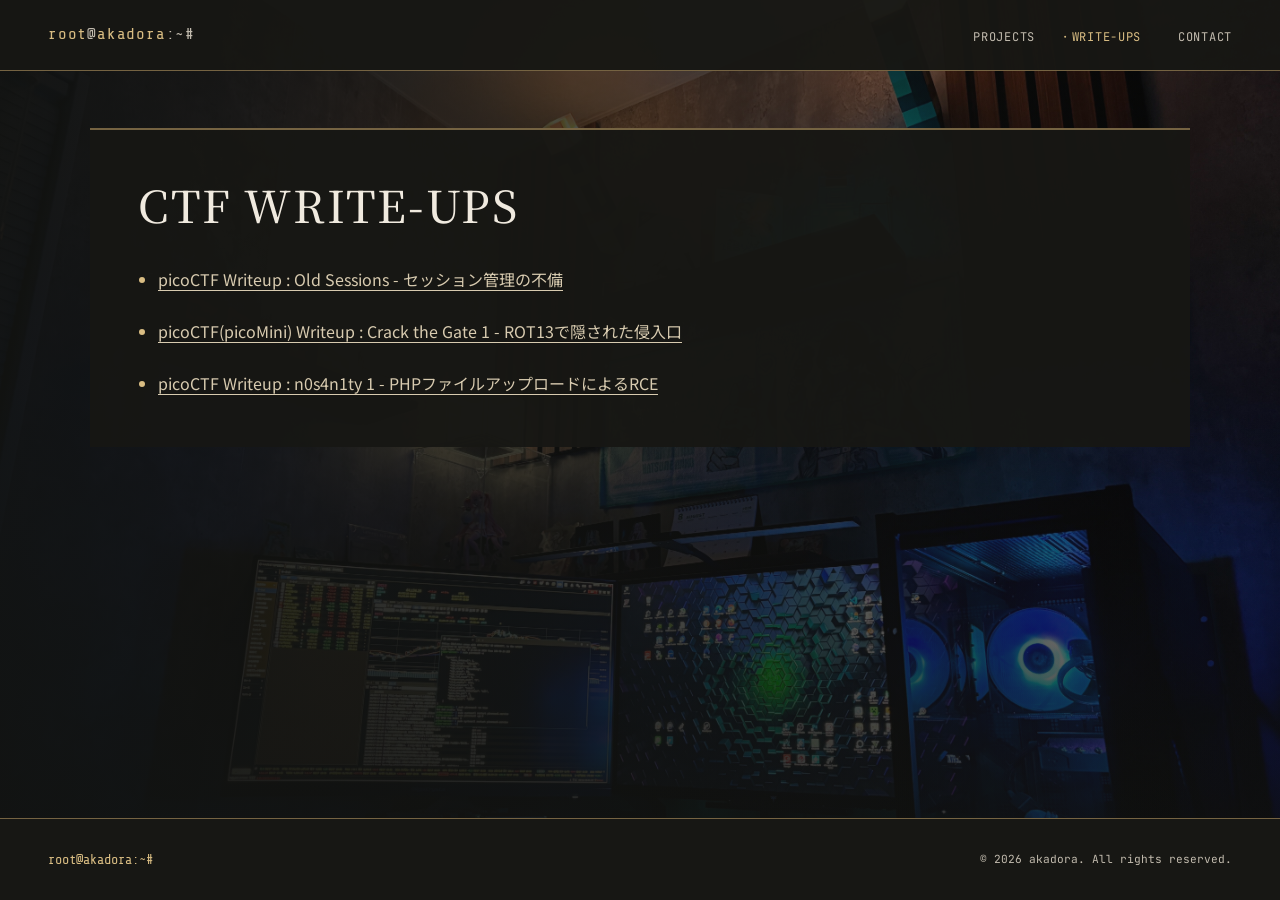
<file: ctf-writeups.html>
<!DOCTYPE html>
<html lang="ja">
    <head>
        <meta charset="UTF-8">
        <meta name="viewport" content="width=device-width, initial-scale=1.0">
        <meta name="description" content="akadoraのpicoCTF Write-up一覧。セッション管理、ROT13、ファイルアップロードなど、取り組んだ問題の解法をまとめています。">
        <title>AKADORA // CTF Write-ups</title>
        <link rel="preconnect" href="https://fonts.googleapis.com">
        <link rel="preconnect" href="https://fonts.gstatic.com" crossorigin>
        <link href="https://fonts.googleapis.com/css2?family=Share+Tech+Mono&amp;family=JetBrains+Mono:wght@300;400;700&amp;display=swap" rel="stylesheet">
        <link rel="stylesheet" href="css/style.css">
        <link rel="stylesheet" href="css/detail-pages.css">
        <link rel="stylesheet" href="css/ctf-writeups.css">
        <link href="https://fonts.googleapis.com/css2?family=Noto+Sans+JP:wght@400;500;600;700&amp;family=Noto+Serif+JP:wght@400;500;600&amp;display=swap" rel="stylesheet">
        <link rel="stylesheet" href="css/wa-theme.css">
    </head>
    <body class="detail-page">
        <a class="writeups-skip" href="#main-content">本文へスキップ</a>
        <nav aria-label="メインナビゲーション">
            <a href="index.html" class="nav-logo">root<span>@</span>akadora<span>:~#</span></a>
            <ul class="nav-links">
                <li><a href="index.html#projects">projects</a></li>
                <li><a href="ctf-writeups.html" aria-current="page">write-ups</a></li>
                <li><a href="index.html#contact">contact</a></li>
            </ul>
        </nav>

        <main id="main-content" class="detail-main writeups-main">
            <div class="container">
                <h1>CTF Write-ups</h1>
                <ul class="writeups-list">
                    <li><a href="https://zenn.dev/akadora2004/articles/4ff4665f136192" target="_blank">picoCTF Writeup : Old Sessions - セッション管理の不備</a></li>
                    <li><a href="https://zenn.dev/akadora2004/articles/2c7cc5d7b1c11f" target="_blank">picoCTF(picoMini) Writeup : Crack the Gate 1 - ROT13で隠された侵入口</a></li>
                    <li><a href="https://zenn.dev/akadora2004/articles/0f6ddf80d3a4ea" target="_blank">picoCTF Writeup : n0s4n1ty 1 - PHPファイルアップロードによるRCE</a></li>
                </ul>
            </div>
        </main>

        <footer>
            <span class="footer-logo">root@akadora:~#</span>
            <p>&copy; 2026 akadora. All rights reserved.</p>
        </footer>
    </body>
</html>
</file>
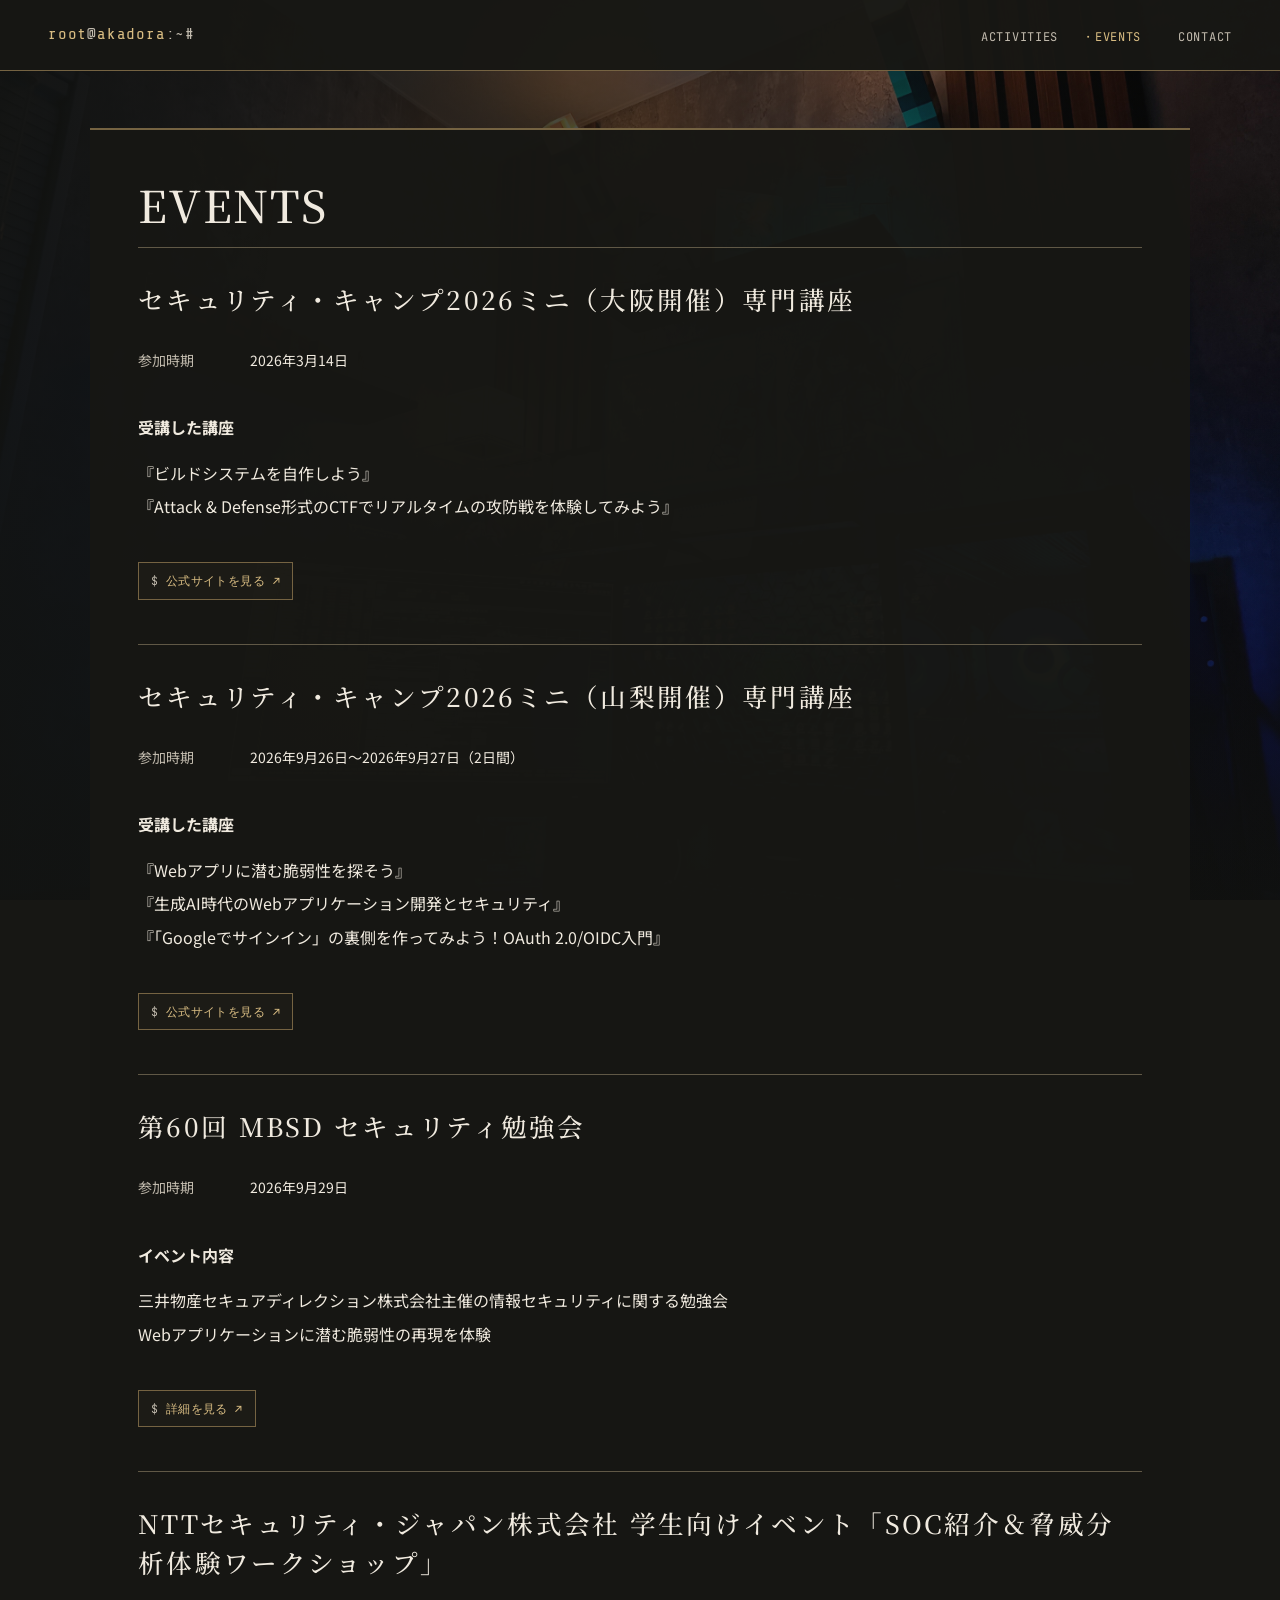
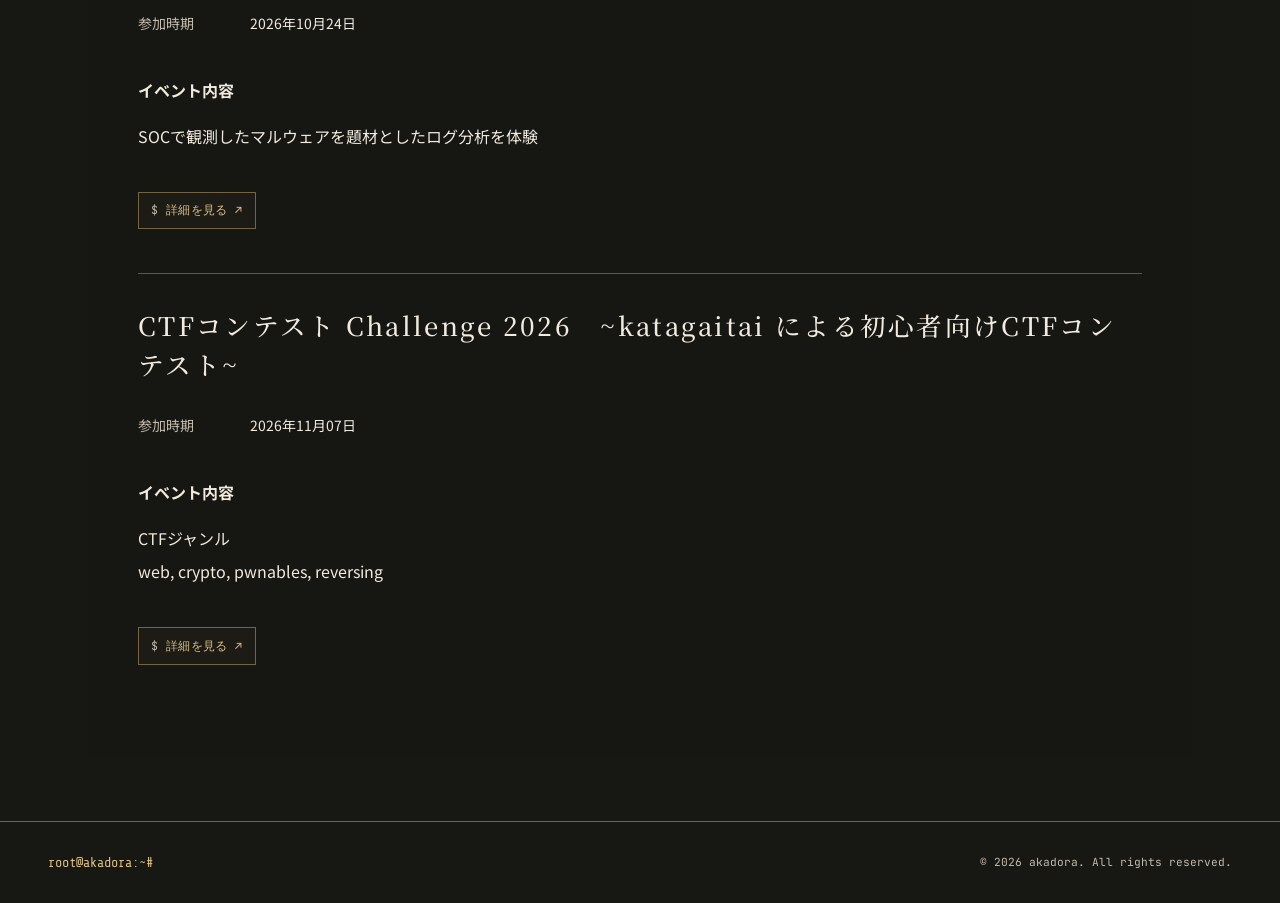
<file: event.html>
<!DOCTYPE html>
<html lang="ja">
    <head>
        <meta charset="UTF-8">
        <meta name="viewport" content="width=device-width, initial-scale=1.0">
        <meta name="description" content="akadoraのイベント・勉強会の参加記録。セキュリティ・キャンプで受講した講座をまとめています。">
        <title>AKADORA // Events</title>
        <link rel="preconnect" href="https://fonts.googleapis.com">
        <link rel="preconnect" href="https://fonts.gstatic.com" crossorigin>
        <link href="https://fonts.googleapis.com/css2?family=Share+Tech+Mono&amp;family=JetBrains+Mono:wght@300;400;700&amp;display=swap" rel="stylesheet">
        <link rel="stylesheet" href="css/style.css">
        <link rel="stylesheet" href="css/detail-pages.css">
        <link href="https://fonts.googleapis.com/css2?family=Noto+Sans+JP:wght@400;500;600;700&amp;family=Noto+Serif+JP:wght@400;500;600&amp;display=swap" rel="stylesheet">
        <link rel="stylesheet" href="css/wa-theme.css">
    </head>
    <body class="detail-page">
        <nav aria-label="メインナビゲーション">
            <a href="index.html" class="nav-logo">root<span>@</span>akadora<span>:~#</span></a>
            <ul class="nav-links">
                <li><a href="index.html#activities">activities</a></li>
                <li><a href="event.html" aria-current="page">events</a></li>
                <li><a href="index.html#contact">contact</a></li>
            </ul>
        </nav>

        <main class="detail-main">
            <div class="container">
                <h1>Events</h1>

                <article class="detail-entry">
                    <header>
                        <h2>セキュリティ・キャンプ2026ミニ（大阪開催）専門講座</h2>
                    </header>

                    <dl class="detail-meta">
                        <div><dt>参加時期</dt><dd>2026年3月14日</dd></div>
                    </dl>

                    <div class="detail-content">
                        <h3>受講した講座</h3>
                        <p>
                        『ビルドシステムを自作しよう』<br>
                        『Attack &amp; Defense形式のCTFでリアルタイムの攻防戦を体験してみよう』</p>
                    </div>

                    <div class="detail-content">
                        <a href="https://www.security-camp.or.jp/minicamp/osaka2026.html" target="_blank" rel="noopener noreferrer" class="action-link">公式サイトを見る</a>
                    </div>
                </article>

                <article class="detail-entry">
                    <header>
                        <h2>セキュリティ・キャンプ2026ミニ（山梨開催）専門講座</h2>
                    </header>

                    <dl class="detail-meta">
                        <div><dt>参加時期</dt><dd>2026年9月26日～2026年9月27日（2日間）</dd></div>
                    </dl>

                    <div class="detail-content">
                        <h3>受講した講座</h3>
                        <p>
                        『Webアプリに潜む脆弱性を探そう』<br>
                        『生成AI時代のWebアプリケーション開発とセキュリティ』<br>
                        『「Googleでサインイン」の裏側を作ってみよう！OAuth 2.0/OIDC入門』</p>
                    </div>

                    <div class="detail-content">
                        <a href="https://www.security-camp.or.jp/minicamp/yamanashi2026.html" target="_blank" rel="noopener noreferrer" class="action-link">公式サイトを見る</a>
                    </div>
                </article>

                <article class="detail-entry">
                    <header>
                        <h2>第60回 MBSD セキュリティ勉強会</h2>
                    </header>

                    <dl class="detail-meta">
                        <div><dt>参加時期</dt><dd>2026年9月29日</dd></div>
                    </dl>

                    <div class="detail-content">
                        <h3>イベント内容</h3>
                        <p>
                            三井物産セキュアディレクション株式会社主催の情報セキュリティに関する勉強会<br>
                            Webアプリケーションに潜む脆弱性の再現を体験
                        </p>
                    </div>

                    <div class="detail-content">
                        <a href="https://mbsd-ws.doorkeeper.jp/events/199165" target="_blank" rel="noopener noreferrer" class="action-link">詳細を見る</a>
                    </div>
                </article>

                <article class="detail-entry">
                    <header>
                        <h2>NTTセキュリティ・ジャパン株式会社 学生向けイベント「SOC紹介＆脅威分析体験ワークショップ」</h2>
                    </header>

                    <dl class="detail-meta">
                        <div><dt>参加時期</dt><dd>2026年10月24日</dd></div>
                    </dl>

                    <div class="detail-content">
                        <h3>イベント内容</h3>
                        <p>
                            SOCで観測したマルウェアを題材としたログ分析を体験
                        </p>
                    </div>

                    <div class="detail-content">
                        <a href="https://jp.security.ntt/insights_resources/tech_blog/202610_soc_introduction_workshop/" target="_blank" rel="noopener noreferrer" class="action-link">詳細を見る</a>
                    </div>
                </article>

                <article class="detail-entry">
                    <header>
                        <h2>CTFコンテスト Challenge 2026　~katagaitai による初心者向けCTFコンテスト~</h2>
                    </header>

                    <dl class="detail-meta">
                        <div><dt>参加時期</dt><dd>2026年11月07日</dd></div>
                    </dl>

                    <div class="detail-content">
                        <h3>イベント内容</h3>
                        <p>
                            CTFジャンル<br>
                            web, crypto, pwnables, reversing
                        </p>
                    </div>

                    <div class="detail-content">
                        <a href="https://www.nri-secure.co.jp/recruit/event/2026/katagaitaictfchallenge2026" target="_blank" rel="noopener noreferrer" class="action-link">詳細を見る</a>
                    </div>
                </article>
            </div>
        </main>

        <footer>
            <span class="footer-logo">root@akadora:~#</span>
            <p>&copy; 2026 akadora. All rights reserved.</p>
        </footer>
    </body>
</html>
</file>
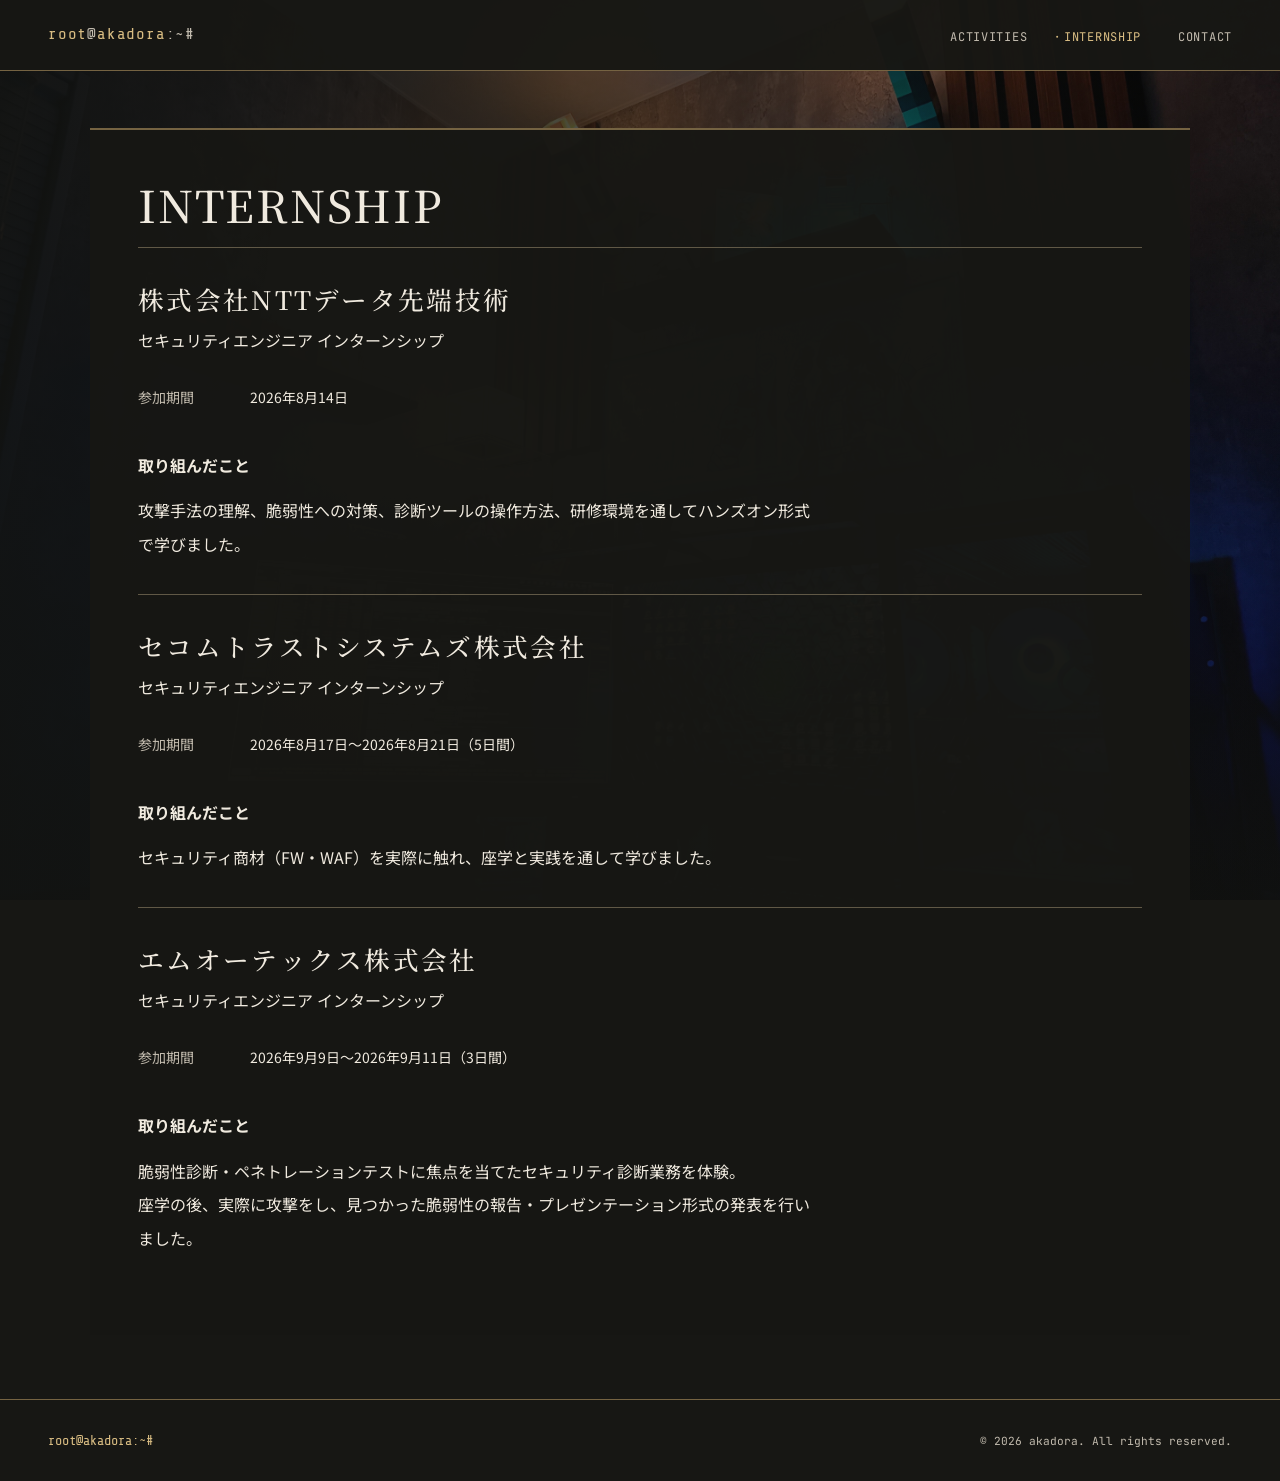
<file: internship.html>
<!DOCTYPE html>
<html lang="ja">
    <head>
        <meta charset="UTF-8">
        <meta name="viewport" content="width=device-width, initial-scale=1.0">
        <title>AKADORA // Internship</title>
        <link rel="preconnect" href="https://fonts.googleapis.com">
        <link rel="preconnect" href="https://fonts.gstatic.com" crossorigin>
        <link href="https://fonts.googleapis.com/css2?family=Share+Tech+Mono&amp;family=JetBrains+Mono:wght@300;400;700&amp;display=swap" rel="stylesheet">
        <link rel="stylesheet" href="css/style.css">
        <link rel="stylesheet" href="css/detail-pages.css">
        <link href="https://fonts.googleapis.com/css2?family=Noto+Sans+JP:wght@400;500;600;700&amp;family=Noto+Serif+JP:wght@400;500;600&amp;display=swap" rel="stylesheet">
        <link rel="stylesheet" href="css/wa-theme.css">
    </head>
    <body class="detail-page">
        <nav aria-label="メインナビゲーション">
            <a href="index.html" class="nav-logo">root<span>@</span>akadora<span>:~#</span></a>
            <ul class="nav-links">
                <li><a href="index.html#activities">activities</a></li>
                <li><a href="internship.html" aria-current="page">internship</a></li>
                <li><a href="index.html#contact">contact</a></li>
            </ul>
        </nav>

        <main class="detail-main">
            <div class="container">
                <h1>Internship</h1>

                <article class="detail-entry">
                    <header>
                        <h2>株式会社NTTデータ先端技術</h2>
                        <p class="detail-subtitle">セキュリティエンジニア インターンシップ</p>
                    </header>

                    <dl class="detail-meta">
                        <div><dt>参加期間</dt><dd>2026年8月14日</dd></div>
                    </dl>

                    <div class="detail-content">
                        <h3>取り組んだこと</h3>
                        攻撃手法の理解、脆弱性への対策、診断ツールの操作方法、研修環境を通してハンズオン形式で学びました。
                    </div>
                </article>

                <article class="detail-entry">
                    <header>
                        <h2>セコムトラストシステムズ株式会社</h2>
                        <p class="detail-subtitle">セキュリティエンジニア インターンシップ</p>
                    </header>

                    <dl class="detail-meta">
                        <div><dt>参加期間</dt><dd>2026年8月17日～2026年8月21日（5日間）</dd></div>
                    </dl>

                    <div class="detail-content">
                        <h3>取り組んだこと</h3>
                        セキュリティ商材（FW・WAF）を実際に触れ、座学と実践を通して学びました。
                    </div>
                </article>

                <article class="detail-entry">
                    <header>
                        <h2>エムオーテックス株式会社</h2>
                        <p class="detail-subtitle">セキュリティエンジニア インターンシップ</p>
                    </header>

                    <dl class="detail-meta">
                        <div><dt>参加期間</dt><dd>2026年9月9日～2026年9月11日（3日間）</dd></div>
                    </dl>

                    <div class="detail-content">
                        <h3>取り組んだこと</h3>
                        脆弱性診断・ペネトレーションテストに焦点を当てたセキュリティ診断業務を体験。<br>
                        座学の後、実際に攻撃をし、見つかった脆弱性の報告・プレゼンテーション形式の発表を行いました。
                    </div>
                </article>
            </div>
        </main>

        <footer>
            <span class="footer-logo">root@akadora:~#</span>
            <p>&copy; 2026 akadora. All rights reserved.</p>
        </footer>
    </body>
</html>
</file>
<file: css/style.css>
*, *::before, *::after { box-sizing: border-box; margin: 0; padding: 0; }

.avatar-box {
    width: clamp(240px, 26vw, 290px);
    height: 160px;
    position: relative;
    flex-shrink: 0;
    overflow: hidden;
}
.avatar-box img {
    width: 100%;
    height: 100%;
    object-fit: contain;
    object-position: center;
    display: block;
}

html { scroll-behavior: smooth; }

body {
    background: var(--bg);
    color: var(--text);
    overflow-x: hidden;
}

/* Background layer; photo and colors are defined in wa-theme.css. */
body::before {
    content: '';
    position: fixed;
    inset: 0;
    pointer-events: none;
}

/* ── Nav ── */
nav {
    position: fixed;
    top: 0; left: 0; right: 0;
    z-index: 100;
    display: flex;
    justify-content: space-between;
    align-items: center;
    padding: 1.25rem 3rem;
    border-bottom: 1px solid var(--border);
}

.nav-logo {
    font-family: 'Share Tech Mono', monospace;
    font-size: 1rem;
    color: var(--green);
    text-decoration: none;
    letter-spacing: 0.05em;
}

.nav-logo span { color: var(--text-muted); }

.nav-links {
    display: flex;
    list-style: none;
}

.nav-links a {
    font-family: 'JetBrains Mono', monospace;
    font-size: 0.75rem;
    color: var(--text-muted);
    text-decoration: none;
    text-transform: uppercase;
    transition: color 0.2s;
    position: relative;
}

.nav-links a::before {
    color: var(--green);
    opacity: 0;
    transition: opacity 0.2s;
}

.nav-links a:hover { color: var(--green); }
.nav-links a:hover::before { opacity: 1; }

/* ── Hero ── */
.hero {
    min-height: 100vh;
    display: flex;
    flex-direction: column;
    justify-content: center;
    padding: 8rem 3rem 4rem;
    max-width: 1100px;
    margin: 0 auto;
}

.hero-status {
    display: flex;
    align-items: center;
    gap: 0.75rem;
    margin-bottom: 2.5rem;
    font-family: 'Share Tech Mono', monospace;
    font-size: 0.75rem;
}

.status-dot {
    width: 8px;
    height: 8px;
    border-radius: 50%;
}

.hero-prompt {
    font-family: 'Share Tech Mono', monospace;
    font-size: 0.85rem;
    margin-bottom: 1rem;
    letter-spacing: 0.05em;
}

.hero-prompt span { color: var(--text-muted); }

h1 {
    font-size: clamp(3rem, 8vw, 7rem);
    margin-bottom: 1.5rem;
    text-transform: uppercase;
}

.hero-identity {
    display: flex;
    align-items: center;
    gap: clamp(1.5rem, 5vw, 4rem);
    width: fit-content;
    margin-bottom: 1.5rem;
}

.hero-identity h1 { margin-bottom: 0; }

h1 .accent {
    color: var(--green);
    display: block;
}

.hero-tagline {
    font-size: 1rem;
    max-width: 55ch;
    margin-bottom: 3rem;
}

.hero-cta {
    display: flex;
    gap: 1rem;
    flex-wrap: wrap;
}

.btn {
    display: inline-flex;
    align-items: center;
    gap: 0.5rem;
    padding: 0.7rem 1.75rem;
    font-family: 'JetBrains Mono', monospace;
    font-size: 0.8rem;
    text-decoration: none;
    transition: all 0.2s;
    cursor: pointer;
    border: none;
    text-transform: uppercase;
}

.btn-primary {
    font-weight: 700;
}
.btn-primary:hover { background: var(--green-dim); }

.btn-outline {
    color: var(--green);
    border: 1px solid var(--green);
}
.btn-outline:hover {
    background: var(--green-glow);
}

/* hero bottom stats */
.hero-stats {
    display: flex;
    gap: 3rem;
    margin-top: 5rem;
    padding-top: 2rem;
    border-top: 1px solid var(--border);
    flex-wrap: wrap;
}

.stat {
    display: flex;
    flex-direction: column;
    gap: 0.25rem;
}

.stat-num {
    font-family: 'Share Tech Mono', monospace;
    font-size: 1.75rem;
    color: var(--green);
    letter-spacing: 0.02em;
}

.stat-label {
    font-family: 'JetBrains Mono', monospace;
    text-transform: uppercase;
    letter-spacing: 0.1em;
}

/* ── Section base ── */
section { padding: 5rem 3rem; scroll-margin-top: 5rem; }

.container { max-width: 1100px; margin: 0 auto; }

.section-tag {
    font-family: 'Share Tech Mono', monospace;
    font-size: 0.7rem;
    color: var(--green);
    text-transform: uppercase;
    margin-bottom: 0.5rem;
    display: flex;
    align-items: center;
    gap: 0.75rem;
}

.section-tag::after {
    content: '';
    flex: 1;
    height: 1px;
}

h2 {
    font-size: clamp(1.8rem, 3vw, 2.75rem);
    text-transform: uppercase;
    margin-bottom: 3rem;
}

/* ── About ── */

.about-grid {
    display: grid;
    grid-template-columns: 1fr 1fr;
    gap: 4rem;
}

/* Terminal box */
.terminal {
    background: var(--bg3);
    border: 1px solid var(--border2);
    font-family: 'JetBrains Mono', monospace;
    font-size: 0.85rem;
}

.terminal-bar {
    border-bottom: 1px solid var(--border);
    padding: 0.6rem 1rem;
    display: flex;
    align-items: center;
    gap: 0.6rem;
}

.dot { width: 10px; height: 10px; border-radius: 50%; }

.terminal-title {
    font-size: 0.7rem;
    color: var(--text-muted);
    margin-left: auto;
    margin-right: auto;
    letter-spacing: 0.05em;
}

.terminal-body {
    padding: 1.5rem;
    line-height: 2;
}

.t-prompt { color: var(--green); }
.t-cmd    { color: var(--cyan); }
.t-muted  { color: var(--text-muted); }
.t-cursor {
    display: inline-block;
    width: 9px;
    height: 1.1em;
    background: var(--green);
    vertical-align: text-bottom;
    animation: blink 1s step-start infinite;
}

@keyframes blink {
    50% { opacity: 0; }
}

/* skills */
.skills-section { display: flex; flex-direction: column; gap: 2rem; }

.skill-label {
    font-family: 'Share Tech Mono', monospace;
    font-size: 0.7rem;
    color: var(--text-muted);
    letter-spacing: 0.12em;
    text-transform: uppercase;
    margin-bottom: 0.75rem;
}

.skill-tags {
    display: flex;
    flex-wrap: wrap;
    gap: 0.5rem;
}

.tag {
    padding: 0.25rem 0.75rem;
    font-family: 'JetBrains Mono', monospace;
    font-size: 0.75rem;
    border: 1px solid var(--border2);
    color: var(--text-muted);
    background: var(--surface);
    letter-spacing: 0.03em;
    transition: all 0.2s;
    cursor: default;
}

.tag:hover { border-color: var(--green); color: var(--green); }

.tag-hot { border-color: var(--green-mute); color: var(--green); }

/* ── Experience ── */

.timeline {
    border-left: 1px solid var(--border2);
    padding-left: 2.5rem;
    margin-left: 0.5rem;
    display: flex;
    flex-direction: column;
    gap: 0;
}

.tl-item {
    position: relative;
    padding-bottom: 3rem;
}

.tl-item:last-child { padding-bottom: 0; }

.tl-item::before {
    position: absolute;
    left: -2.65rem;
    top: 0;
    font-size: 0.65rem;
    line-height: 1.5;
}

.tl-time {
    font-family: 'Share Tech Mono', monospace;
    font-size: 0.72rem;
    color: var(--green-dim);
    letter-spacing: 0.08em;
    margin-bottom: 0.4rem;
}

.tl-title {
    text-transform: uppercase;
    letter-spacing: 0.05em;
    margin-bottom: 0.15rem;
}

.tl-org {
    font-family: 'JetBrains Mono', monospace;
    font-size: 0.8rem;
    color: var(--cyan-dim);
    margin-bottom: 0.75rem;
}

.action-link {
    display: inline-flex;
    align-items: center;
    gap: 0.45rem;
    width: fit-content;
    margin: 0.4rem 0 0.75rem;
    padding: 0.35rem 0.75rem;
    border: 1px solid rgba(0, 212, 255, 0.35);
    font-family: 'JetBrains Mono', monospace;
    font-size: 0.72rem;
    letter-spacing: 0.04em;
    text-decoration: none;
    transition: color 0.2s, background-color 0.2s, border-color 0.2s;
}

.action-link::before {
    color: var(--text-muted);
    content: '$';
}

.action-link::after {
    content: '↗';
    transition: transform 0.2s;
}

.action-link:hover::after {
    transform: translate(2px, -2px);
}

.tl-desc {
    font-size: 1rem;
    color: var(--text-muted);
    max-width: 60ch;
    font-weight: 400;
}

/* ── Projects / CTF ── */
.projects-grid {
    display: grid;
    grid-template-columns: repeat(auto-fit, minmax(300px, 1fr));
    gap: 1.25rem;
}

.proj-card {
    background: var(--bg3);
    border: 1px solid var(--border2);
    padding: 1.75rem;
    text-decoration: none;
    color: inherit;
    display: flex;
    flex-direction: column;
    transition: all 0.2s;
    position: relative;
    overflow: hidden;
}

.proj-card::before {
    content: '';
    position: absolute;
    top: 0; left: 0;
    width: 3px;
    height: 0;
    background: var(--green);
    transition: height 0.25s;
}

.proj-card:hover { border-color: var(--border2); background: var(--surface); }
.proj-card:hover::before { height: 100%; }

.proj-type {
    font-family: 'Share Tech Mono', monospace;
    font-size: 0.65rem;
    color: var(--text-dim);
    letter-spacing: 0.15em;
    text-transform: uppercase;
    margin-bottom: 0.75rem;
}

.proj-title {
    text-transform: uppercase;
    letter-spacing: 0.05em;
    margin-bottom: 0.6rem;
}

.proj-desc {
    font-size: 0.925rem;
    color: var(--text-muted);
    flex: 1;
    margin-bottom: 1.5rem;
}

.proj-footer {
    display: flex;
    justify-content: space-between;
    align-items: center;
}

.proj-stack {
    display: flex;
    gap: 0.4rem;
    flex-wrap: wrap;
}

.proj-stack span {
    font-family: 'JetBrains Mono', monospace;
    font-size: 0.68rem;
    color: var(--text-dim);
    letter-spacing: 0.04em;
}

.proj-arrow {
    font-family: 'Share Tech Mono', monospace;
    font-size: 1rem;
    color: var(--green);
    transition: all 0.2s;
}

.proj-card:hover .proj-arrow { opacity: 1; transform: translate(3px, -3px); }

/* difficulty bar */
.diff-bar {
    display: flex;
    gap: 3px;
    margin-bottom: 1rem;
}

.diff-pip {
    width: 18px;
    height: 4px;
    background: var(--border);
}

.diff-pip.on { background: var(--difficulty-easy); }
.diff-pip.med { background: var(--difficulty-medium); }
.diff-pip.hard { background: var(--difficulty-hard); }

/* ── Investing ── */

#investing h2 { margin-bottom: 0.5rem; }
.investing-intro { color: var(--investing-muted); font-size: 0.95rem; margin-bottom: 2rem; }
.investing-grid { display: grid; grid-template-columns: minmax(0, 1fr) minmax(0, 1fr); gap: 2.5rem; align-items: start; }
.investing-terminal h3 { font-size: 1.25rem; margin: 1.5rem 0 1rem; }
.investing-copy { color: var(--investing-muted); font-size: 0.875rem; line-height: 2; margin-bottom: 1.5rem; }
.investing-topics { display: grid; gap: 1rem; }
.investing-card { padding: 1.5rem; background: var(--bg3); border: 1px solid var(--border2); border-left: 2px solid var(--green-mute); }
.investing-label { font-family: 'Share Tech Mono', monospace; font-size: 0.8rem; letter-spacing: 0.1em; color: var(--green); }
.investing-card h3 { font-size: 1.2rem; margin: 0.5rem 0; }
.investing-card h3 + p { color: var(--investing-muted); font-size: 0.875rem; line-height: 1.9; }
.investing-keywords { display: block; color: var(--cyan); font-size: 0.7rem; margin-top: 1rem; }
.investing-strategy { padding: 1.5rem; margin-top: 2rem; border: 1px solid var(--border2); background: var(--bg3); }
.investing-strategy ul { display: grid; grid-template-columns: repeat(3, minmax(0, 1fr)); gap: 1.5rem; list-style: none; margin-top: 1rem; }
.investing-strategy li { color: var(--investing-muted); font-size: 0.8rem; line-height: 1.8; }
.investing-strategy li span { display: block; font-family: 'Share Tech Mono', monospace; font-size: 0.8rem; color: var(--text); margin-bottom: 0.25rem; }

/* ── Gaming PC ── */

#gaming-pc h2 { margin-bottom: 0.5rem; }

.pc-intro {
    display: flex;
    justify-content: space-between;
    align-items: center;
    flex-wrap: wrap;
    gap: 1rem;
    margin-bottom: 2rem;
    color: var(--pc-muted);
    font-size: 0.9rem;
}

.pc-build-label, .pc-resolution {
    padding: 0.25rem 0.65rem;
    border: 1px solid var(--green-mute);
    color: var(--green);
    font-family: 'Share Tech Mono', monospace;
    font-size: 0.7rem;
    letter-spacing: 0.08em;
}

.pc-grid {
    display: grid;
    grid-template-columns: minmax(0, 1fr) minmax(0, 1fr);
    align-items: start;
    gap: 2.5rem;
}

.pc-visual {
    overflow: hidden;
    border: 1px solid var(--border2);
    background: var(--bg);
}

.pc-image-stage {
    position: relative;
    padding: 3rem 1rem 1rem;
}

.pc-image-stage img { display: block; width: 100%; height: auto; }
.pc-image-label, .pc-image-marker {
    font-family: 'Share Tech Mono', monospace;
    font-size: 0.65rem;
    letter-spacing: 0.1em;
    color: var(--green);
}
.pc-image-label { position: absolute; top: 1.25rem; left: 1.25rem; }
.pc-image-label span { color: var(--pc-muted); }
.pc-image-marker { display: block; text-align: center; margin-bottom: 0.5rem; color: var(--pc-muted); }
.pc-visual figcaption {
    display: flex;
    justify-content: space-between;
    flex-wrap: wrap;
    gap: 0.5rem;
    padding: 1rem 1.25rem;
    border-top: 1px solid var(--border);
    background: var(--bg3);
    font-family: 'Share Tech Mono', monospace;
    font-size: 0.65rem;
    color: var(--pc-muted);
}

.pc-eyebrow {
    font-family: 'Share Tech Mono', monospace;
    font-size: 0.7rem;
    letter-spacing: 0.1em;
    text-transform: uppercase;
    color: var(--green);
}
.pc-build-heading h3 { font-size: clamp(1.5rem, 2.5vw, 2rem); line-height: 1.3; margin: 0.5rem 0; }
.pc-build-heading h3 span { display: block; font-weight: 500; font-size: 0.7em; letter-spacing: 0.04em; }
.pc-build-caption { font-size: 0.75rem; color: var(--pc-muted); }
.pc-specs { margin: 1.25rem 0; border-top: 1px solid var(--border2); }
.pc-specs > div {
    display: grid;
    grid-template-columns: 115px minmax(0, 1fr);
    gap: 0.75rem;
    align-items: baseline;
    padding: 0.65rem 0;
    border-bottom: 1px solid var(--border);
}
.pc-specs dt { font-family: 'Share Tech Mono', monospace; font-size: 0.75rem; color: var(--pc-muted); }
.pc-specs dt span { margin-right: 0.75rem; color: var(--green-dim); font-size: 0.65rem; }
.pc-specs dd { font-weight: 600; overflow-wrap: anywhere; }
.pc-specs dd span { color: var(--pc-muted); font-size: 0.85rem; font-weight: 400; }
.pc-benchmark {
    display: flex;
    justify-content: space-between;
    align-items: center;
    flex-wrap: wrap;
    gap: 0.5rem 1rem;
    padding: 0.85rem 1rem;
    border: 1px solid var(--green-mute);
    margin-bottom: 1.25rem;
}
.pc-benchmark p + p { font-size: 0.85rem; }
.pc-benchmark p span { margin-left: 0.5rem; font-size: 0.65rem; color: var(--pc-muted); }
.pc-benchmark strong { font-family: 'Share Tech Mono', monospace; font-size: 1.8rem; color: var(--green); font-weight: 400; }
.pc-performance { padding: 1.1rem; background: var(--bg3); border: 1px solid var(--border2); }
.pc-performance-heading { display: flex; justify-content: space-between; align-items: center; gap: 1rem; margin-bottom: 1rem; }
.pc-performance-heading h4 { font-size: 0.9rem; font-weight: 500; }
.pc-performance-heading h4 span { font-family: 'Share Tech Mono', monospace; color: var(--pc-muted); font-size: 0.7rem; margin-left: 0.35rem; }
.pc-game-list { list-style: none; display: grid; gap: 0.45rem; }
.pc-game-list li {
    position: relative;
    display: flex;
    justify-content: space-between;
    align-items: center;
    gap: 0.75rem;
    padding: 0.4rem 0.75rem;
    background: var(--surface);
    border-left: 2px solid var(--green-dim);
}
.pc-game-list li::before {
    content: '';
    position: absolute;
    inset: 0 auto 0 0;
    width: var(--bar-width);
    pointer-events: none;
}
.pc-game-list li > * { position: relative; }
.pc-game-list li > span { font-size: 0.85rem; }
.pc-game-list strong { flex-shrink: 0; font-family: 'Share Tech Mono', monospace; font-size: 1.25rem; font-weight: 400; }
.pc-game-list small { font-size: 0.65rem; color: var(--pc-muted); margin-left: 0.2rem; }
.nav-links a:focus-visible { color: var(--green); outline: 1px solid var(--green); outline-offset: 5px; }

/* ── Links ── */

.links-grid {
    display: grid;
    grid-template-columns: repeat(auto-fit, minmax(220px, 1fr));
    gap: 1px;
    background: var(--border);
    border: 1px solid var(--border);
    margin-bottom: 4rem;
}

.link-card {
    display: flex;
    align-items: center;
    gap: 1rem;
    padding: 1.5rem;
    background: var(--bg3);
    text-decoration: none;
    color: var(--text);
    transition: all 0.2s;
}

.link-card:hover { background: var(--surface); }
.link-card:hover .link-name { color: var(--green); }

.link-icon {
    width: 38px;
    height: 38px;
    border: 1px solid var(--border2);
    display: flex;
    align-items: center;
    justify-content: center;
    flex-shrink: 0;
    background: var(--surface);
    transition: border-color 0.2s;
}

.link-card:hover .link-icon { border-color: var(--green); }
.link-icon svg { width: 18px; height: 18px; fill: var(--text-muted); transition: fill 0.2s; }
.link-card:hover .link-icon svg { fill: var(--green); }

.link-name {
    font-weight: 600;
    font-size: 1rem;
    text-transform: uppercase;
    transition: color 0.2s;
}

.link-handle {
    font-family: 'JetBrains Mono', monospace;
    font-size: 0.72rem;
    color: var(--text-dim);
}

.contact-footer {
    display: grid;
    grid-template-columns: 1fr auto;
    align-items: center;
    gap: 2rem;
    padding: 2.5rem;
    background: var(--surface);
    border: 1px solid var(--border2);
}

.contact-label {
    font-family: 'Share Tech Mono', monospace;
    font-size: 0.7rem;
    color: var(--green);
    letter-spacing: 0.12em;
    text-transform: uppercase;
    margin-bottom: 0.5rem;
}

.contact-footer h3 {
    font-size: 1.6rem;
    text-transform: uppercase;
    letter-spacing: 0.04em;
}

.contact-email {
    font-family: 'JetBrains Mono', monospace;
    font-size: 1rem;
    color: var(--green);
    text-decoration: none;
    border: 1px solid var(--green);
    padding: 0.75rem 1.5rem;
    transition: all 0.2s;
    white-space: normal;
    overflow-wrap: anywhere;
    text-align: center;
    letter-spacing: 0.03em;
}

.contact-email:hover { background: var(--green-glow); }

/* ── Footer ── */
footer {
    border-top: 1px solid var(--border);
    padding: 1.75rem 3rem;
    display: flex;
    justify-content: space-between;
    align-items: center;
    flex-wrap: wrap;
    gap: 1rem;
}

.footer-logo {
    font-family: 'Share Tech Mono', monospace;
    font-size: 0.85rem;
    color: var(--green);
}

footer p {
    font-family: 'JetBrains Mono', monospace;
    font-size: 0.7rem;
}

/* ── Animations ── */
@keyframes fadeUp {
    from { opacity: 0; transform: translateY(20px); }
    to   { opacity: 1; transform: translateY(0); }
}

.hero-status  { animation: fadeUp 0.5s ease 0.1s both; }
.hero-prompt  { animation: fadeUp 0.5s ease 0.2s both; }
h1            { animation: fadeUp 0.5s ease 0.3s both; }
.hero-tagline { animation: fadeUp 0.5s ease 0.45s both; }
.hero-cta     { animation: fadeUp 0.5s ease 0.6s both; }
.hero-stats   { animation: fadeUp 0.5s ease 0.75s both; }
.avatar-box   { animation: fadeUp 0.5s ease 0.3s both; }

/* ── Responsive ── */
@media (min-width: 769px) and (max-width: 1000px) {
    nav { padding-inline: 1.5rem; flex-wrap: wrap; gap: 0.5rem 1.5rem; }
    section { scroll-margin-top: 8rem; }
    .hero { padding-top: 9rem; }
}

@media (max-width: 768px) {
    nav { padding: 0.75rem 1.5rem; flex-wrap: wrap; gap: 0.5rem 1.5rem; }
    .nav-links { flex-wrap: wrap; }
    .nav-links a { font-size: 0.65rem; display: inline-block; padding: 0.3rem 0; }
    .hero { padding: 9rem 1.5rem 3rem; }
    .hero-identity { gap: 1.25rem; }
    .avatar-box { width: clamp(180px, 45vw, 220px); height: 130px; }
    section { padding: 3.5rem 1.5rem; scroll-margin-top: 8rem; }
    .about-grid { grid-template-columns: 1fr; gap: 2.5rem; }
    .pc-grid { grid-template-columns: 1fr; gap: 2rem; }
    .investing-grid { grid-template-columns: 1fr; gap: 1.5rem; }
    .investing-strategy ul { grid-template-columns: 1fr; gap: 1rem; }
    .pc-image-stage img { max-width: 440px; margin-inline: auto; }
    .contact-footer { grid-template-columns: 1fr; }
    footer { padding: 1.5rem; }
}

@media (max-width: 380px) {
    .pc-specs > div { grid-template-columns: 90px minmax(0, 1fr); gap: 0.5rem; }
    .pc-specs dt span { margin-right: 0.35rem; }
    .pc-performance { padding: 0.8rem; }
}

.resource-card {
    display: flex; align-items: center; justify-content: space-between; gap: 2rem;
    padding: 1.75rem 2rem;
    background: var(--bg3);
    border: 1px solid var(--border2);
    text-decoration: none; color: inherit;
    transition: all 0.2s;
}

.resource-card:hover { border-color: var(--green-mute); background: var(--surface); }

.resource-label {
    font-family: 'Share Tech Mono', monospace; font-size: 0.65rem;
    color: var(--text-dim); letter-spacing: 0.15em; text-transform: uppercase;
    margin-bottom: 0.5rem;
}

.resource-title {
    font-size: 1.15rem;
}

.resource-arrow { font-family: 'Share Tech Mono', monospace; font-size: 1.1rem; color: var(--green); flex-shrink: 0; transition: transform 0.2s; }
.resource-card:hover .resource-arrow { transform: translate(3px, -3px); }

/* Link lists for internships and events. */
.activity-links { display: grid; gap: 2.5rem; }
</file>
<file: css/wa-theme.css>
/* Visual theme only: page content, section order and grids stay in style.css. */
:root {
    color-scheme: dark;
    --bg: #171714;
    --bg3: #23241f;
    --surface: #2c2c25;
    --border: #454238;
    --border2: #605846;
    --green: #d9bd83;
    --green-dim: #c7a86e;
    --green-mute: #756342;
    --green-glow: #d9bd8318;
    --difficulty-easy: #89977b;
    --difficulty-medium: #c5aa72;
    --difficulty-hard: #b97361;
    --cyan: #d8cbb0;
    --cyan-dim: #cabc9e;
    --text: #f0eadf;
    --text-muted: #c2bbae;
    --text-dim: #b3aa99;
    --font-serif: 'Noto Serif JP', 'Yu Mincho', serif;
    --font-sans: 'Noto Sans JP', 'Yu Gothic', sans-serif;
    --room-photo: url('../img/IMG_2376.jpeg');
}

body {
    font-family: var(--font-sans);
    isolation: isolate;
    line-height: 1.85;
}

/* The photo stays behind the page; opaque reading surfaces protect contrast. */
body::before {
    z-index: -1;
    background-color: var(--bg);
    background-image:
        linear-gradient(90deg, rgba(18, 19, 17, 0.94), rgba(18, 19, 17, 0.78) 42%, rgba(18, 19, 17, 0.3)),
        linear-gradient(0deg, rgba(18, 19, 17, 0.8), transparent 55%),
        var(--room-photo);
    background-size: cover;
    background-position: center;
}

::selection { color: var(--bg); background: var(--green); }
a:focus-visible { outline: 2px solid var(--green); outline-offset: 5px; }

nav {
    background: rgba(23, 23, 20, 0.96);
    border-bottom-color: var(--green-mute);
}
.nav-links { gap: 1.5rem; }
.nav-links a { letter-spacing: 0.06em; }
.nav-links a::before { content: '・'; }

h1, h2, .tl-title, .proj-title, .resource-title, .contact-footer h3,
.investing-card h3, .investing-terminal h3, .pc-build-heading h3 {
    font-family: var(--font-serif);
    color: var(--text);
    font-weight: 500;
}
h1 { line-height: 1.15; letter-spacing: 0.04em; }
h2 { letter-spacing: 0.09em; }

.hero > .container { width: 100%; }
.hero-status { color: var(--text); letter-spacing: 0.08em; }
.status-dot { background: var(--green); }
.hero-prompt { color: var(--text-muted); }
.hero-prompt .hero-command { color: var(--text); }
.hero-tagline { font-family: var(--font-sans); font-weight: 400; line-height: 2.2; color: var(--text); }
.hero-tagline .hi { color: var(--green); }
.hero-stats { border-top-color: var(--green-mute); }
.stat-label { color: var(--text); font-size: 0.68rem; }
.avatar-box { border: 1px solid var(--green-mute); box-shadow: 0 0 0 5px #d9bd830a; background: #f7f5e7; }
.btn { padding-block: 0.9rem; letter-spacing: 0.03em; }
.btn-primary { color: #201c14; background: var(--green); }
.btn-outline { background: rgba(23, 23, 20, 0.7); }

body > section:nth-of-type(odd), body > section:nth-of-type(even) {
    border-top: 1px solid var(--border);
    border-bottom: 0;
    background-color: rgba(23, 23, 20, 0.97);
}
body > section:nth-of-type(odd) {
    background-color: rgba(30, 31, 26, 0.97);
    background-image: repeating-linear-gradient(90deg, transparent, transparent 79px, rgba(217, 189, 131, 0.025) 79px, rgba(217, 189, 131, 0.025) 80px);
}
.section-tag { letter-spacing: 0.16em; }
.section-tag::after { background: var(--green-mute); max-width: 80px; }

.terminal, .proj-card, .resource-card, .investing-card, .investing-strategy,
.pc-performance, .contact-footer { box-shadow: 0 8px 24px #00000012; }
.terminal-bar { background: #292a23; }
.terminal-body { overflow-wrap: anywhere; }
.about-grid > *, .pc-grid > *, .investing-grid > * { min-width: 0; }
.dot-red { background: #b97361; }
.dot-amber { background: #c5aa72; }
.dot-green { background: #89977b; }
.t-str { color: #c8d0af; }
.t-key { color: var(--green); }
.tag-hot, .tag:hover { background: #d9bd830a; }
.tag { line-height: 1.6; }
.tl-item::before {
    content: '◆';
    color: var(--green);
    text-shadow: 0 0 6px #d9bd8380, 0 0 14px #d9bd8340;
}
.tl-desc, .proj-desc { line-height: 1.95; }
.tl-title { font-size: 1.15rem; line-height: 1.8; }
.action-link { color: var(--green); background: #d9bd8308; border-color: var(--green-mute); }
.action-link:hover { color: var(--text); background: #d9bd8314; border-color: var(--green); }
.proj-title { font-size: 1.25rem; }
.proj-arrow { opacity: 1; }
.resource-title { line-height: 1.8; }

#investing { --investing-muted: var(--text-muted); }
#gaming-pc { --pc-muted: var(--text-muted); }
.notice { color: #eba18c; }
.investing-card { border-left-color: var(--green-dim); }
.pc-build-label, .pc-resolution, .pc-benchmark { background: #d9bd8308; }
.pc-image-stage {
    background-image: repeating-linear-gradient(90deg, transparent, transparent 31px, #d9bd8308 31px, #d9bd8308 32px);
    background-size: auto;
}
.pc-game-list li::before { background: linear-gradient(90deg, #d9bd831a, #d9bd8305); }
.pc-game-list strong { color: var(--text); }
.pc-specs dd { font-size: 0.95rem; }
.link-name { font-family: var(--font-serif); letter-spacing: 0.06em; }
.contact-footer { border-top: 2px solid var(--green-mute); }
footer { background: #171714; border-top-color: var(--green-mute); }
footer p { color: var(--text-muted); }

/* Shared reading surfaces for detail pages. */
.detail-main > .container {
    background: rgba(23, 23, 20, 0.96);
    border-top: 2px solid var(--green-mute);
    padding: clamp(1.25rem, 4vw, 3rem);
}
.detail-content { line-height: 2.1; }
.writeups-list { padding-left: 1.25rem; }
.writeups-list li::marker { color: var(--green); }
.writeups-list a { line-height: 2; }

@media (max-width: 1000px) {
    .nav-links { gap: 0.35rem 1rem; }
}

@media (max-width: 768px) {
    body::before {
        background-image: linear-gradient(90deg, rgba(18, 19, 17, 0.9), rgba(18, 19, 17, 0.68)), var(--room-photo);
        background-position: 60% center;
    }
    .hero-identity { flex-wrap: wrap; }
    .hero-tagline { font-size: 0.9rem; }
    .hero-stats { gap: 1.75rem 2rem; }
    .projects-grid { grid-template-columns: minmax(0, 1fr); }
    .resource-card { padding: 1.25rem; gap: 1rem; }
    .contact-footer { padding: 1.5rem; }
    .contact-email { white-space: normal; overflow-wrap: anywhere; text-align: center; }
    .pc-game-list li { flex-wrap: wrap; }
    .detail-main h1 { overflow-wrap: anywhere; }
}

@media (prefers-reduced-motion: reduce) {
    html { scroll-behavior: auto; }
    *, *::before, *::after { animation: none !important; transition: none !important; }
}
</file>
<file: css/detail-pages.css>
/* Shared layout for internship, event and write-up detail pages. */
.detail-page {
    min-height: 100vh;
    display: flex;
    flex-direction: column;
}

.detail-page a:focus-visible { outline: 2px solid var(--green); outline-offset: 5px; }
.detail-page .nav-links a[aria-current="page"] { color: var(--green); }
.detail-page .nav-links a[aria-current="page"]::before { opacity: 1; }
.detail-main { flex: 1; padding: 8rem 3rem 4rem; }
.detail-main h1 {
    font-size: clamp(1.8rem, 4vw, 2.75rem);
    line-height: 1.2;
    letter-spacing: 0.04em;
    margin-bottom: 1rem;
    animation: none;
}
.detail-entry { padding: 2rem 0; border-top: 1px solid var(--border2); }
.detail-entry h2 { font-size: clamp(1.25rem, 3vw, 1.6rem); margin-bottom: 0.5rem; line-height: 1.5; text-transform: none; }
.detail-meta { margin-top: 1.5rem; font-size: 0.875rem; }
.detail-meta > div { display: grid; grid-template-columns: 6rem minmax(0, 1fr); gap: 1rem; padding: 0.35rem 0; }
.detail-meta dt { color: var(--text-muted); }
.detail-content { margin-top: 2rem; max-width: 75ch; }
.detail-content h3 { color: var(--text); font-size: 1rem; margin-bottom: 0.75rem; }

@media (max-width: 768px) {
    .detail-main { padding: 9rem 1.5rem 3rem; }
    .detail-meta > div { grid-template-columns: 4.5rem minmax(0, 1fr); gap: 0.75rem; }
}
</file>
<file: css/ctf-writeups.css>
/* Write-up specific styles; layout is shared through detail-pages.css. */
.writeups-skip {
    position: fixed;
    top: 0.75rem;
    left: 1.5rem;
    z-index: 101;
    padding: 0.65rem 1rem;
    color: var(--bg);
    background: var(--green);
    transform: translateY(-200%);
}
.writeups-skip:focus { transform: translateY(0); }
.writeups-main { scroll-margin-top: 8rem; }
.writeups-main h1 { margin-bottom: 2rem; }
.writeups-list { display: grid; gap: 1.25rem; }
.writeups-list a {
    color: var(--cyan);
    font-size: 1rem;
    text-underline-offset: 4px;
    overflow-wrap: anywhere;
}
.writeups-list a:hover { color: var(--green); }
</file>
